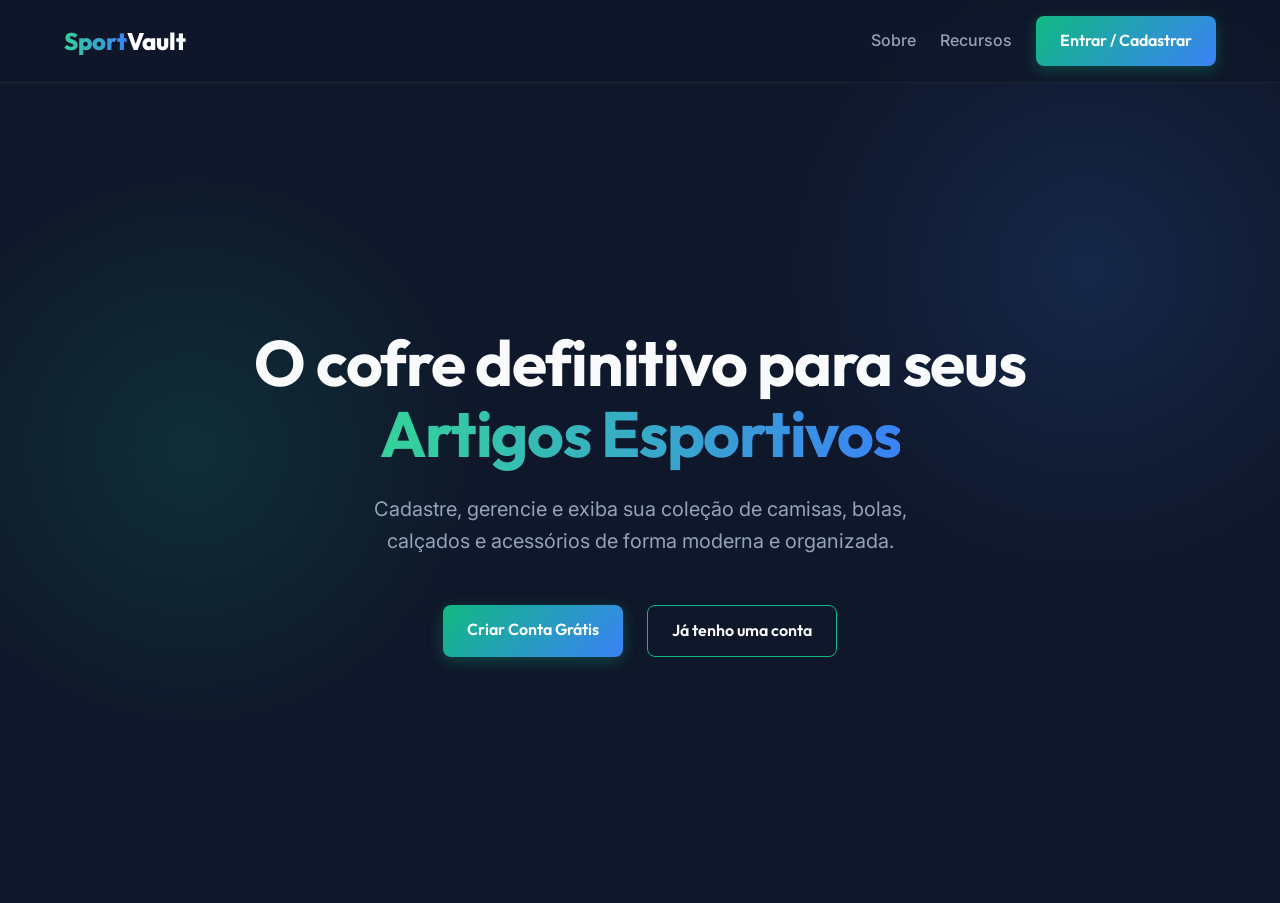
<file: frontend/index.html>
<!DOCTYPE declarations>
<html lang="pt-BR">
<head>
    <meta charset="UTF-8">
    <meta name="viewport" content="width=device-width, initial-scale=1.0">
    <title>SportVault - Colecione Sua Paixão</title>
    <!-- Importando o CSS Global -->
    <link rel="stylesheet" href="./css/global.css">
    <link rel="stylesheet" href="./css/style.css">
</head>
<body>

    <!-- Navegação / Cabeçalho -->
    <nav class="navbar">
        <a href="index.html" class="logo">
            <span class="text-gradient">Sport</span>Vault
        </a>
        <div class="nav-links">
            <a href="sobre.html">Sobre</a>
            <a href="recursos.html">Recursos</a>
            <!-- Botão de destaque para Tela de Login e Cadastro -->
            <a href="./pages/login.html" class="btn btn-primary">Entrar / Cadastrar</a>
        </div>
    </nav>

    <!-- Seção de Boas Vindas -->
    <main class="hero">
        <h1 class="fade-in">O cofre definitivo para seus <span class="text-gradient">Artigos Esportivos</span></h1>
        <p class="fade-in" style="animation-delay: 0.2s;">
            Cadastre, gerencie e exiba sua coleção de camisas, bolas, calçados e acessórios de forma moderna e organizada.
        </p>
        <div class="hero-buttons fade-in" style="animation-delay: 0.4s;">
            <a href="./pages/register.html" class="btn btn-primary">Criar Conta Grátis</a>
            <a href="./pages/login.html" class="btn btn-outline">Já tenho uma conta</a>
        </div>
    </main>

</body>
</html>
</file>
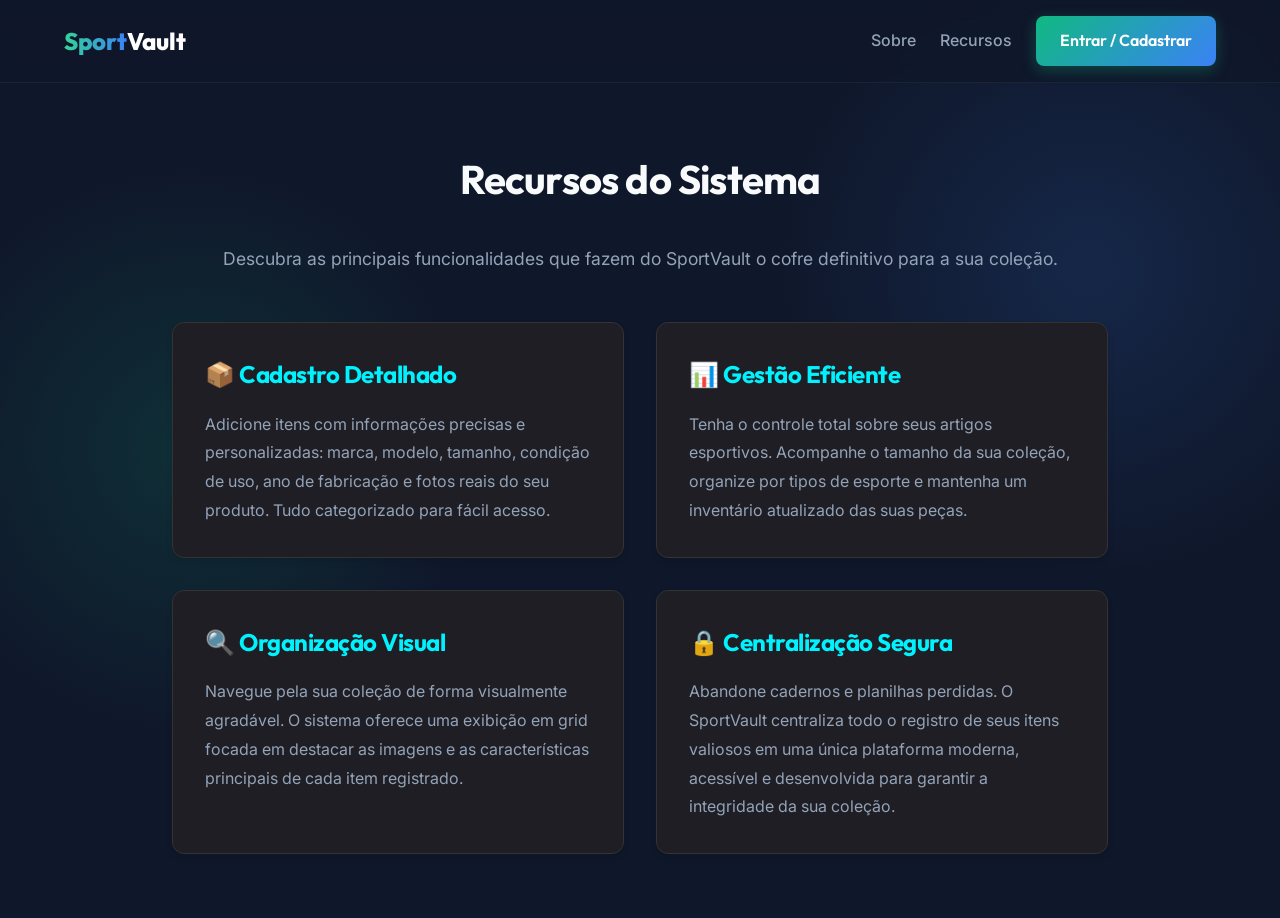
<file: frontend/recursos.html>
<!DOCTYPE html>
<html lang="pt-BR">
<head>
    <meta charset="UTF-8">
    <meta name="viewport" content="width=device-width, initial-scale=1.0">
    <title>SportVault - Recursos</title>
    <link rel="stylesheet" href="./css/global.css">
    <link rel="stylesheet" href="./css/style.css">
</head>
<body>
    <nav class="navbar">
        <a href="index.html" class="logo">
            <span class="text-gradient">Sport</span>Vault
        </a>
        <div class="nav-links">
            <a href="sobre.html">Sobre</a>
            <a href="recursos.html">Recursos</a>
            <a href="./pages/login.html" class="btn btn-primary">Entrar / Cadastrar</a>
        </div>
    </nav>

    <main class="content-section fade-in">
        <h2>Recursos do Sistema</h2>
        <p style="text-align: center;">Descubra as principais funcionalidades que fazem do SportVault o cofre definitivo para a sua coleção.</p>
        
        <div class="features-grid">
            <div class="feature-card">
                <h3>📦 Cadastro Detalhado</h3>
                <p>Adicione itens com informações precisas e personalizadas: marca, modelo, tamanho, condição de uso, ano de fabricação e fotos reais do seu produto. Tudo categorizado para fácil acesso.</p>
            </div>
            <div class="feature-card">
                <h3>📊 Gestão Eficiente</h3>
                <p>Tenha o controle total sobre seus artigos esportivos. Acompanhe o tamanho da sua coleção, organize por tipos de esporte e mantenha um inventário atualizado das suas peças.</p>
            </div>
            <div class="feature-card">
                <h3>🔍 Organização Visual</h3>
                <p>Navegue pela sua coleção de forma visualmente agradável. O sistema oferece uma exibição em grid focada em destacar as imagens e as características principais de cada item registrado.</p>
            </div>
            <div class="feature-card">
                <h3>🔒 Centralização Segura</h3>
                <p>Abandone cadernos e planilhas perdidas. O SportVault centraliza todo o registro de seus itens valiosos em uma única plataforma moderna, acessível e desenvolvida para garantir a integridade da sua coleção.</p>
            </div>
        </div>
    </main>
</body>
</html>
</file>
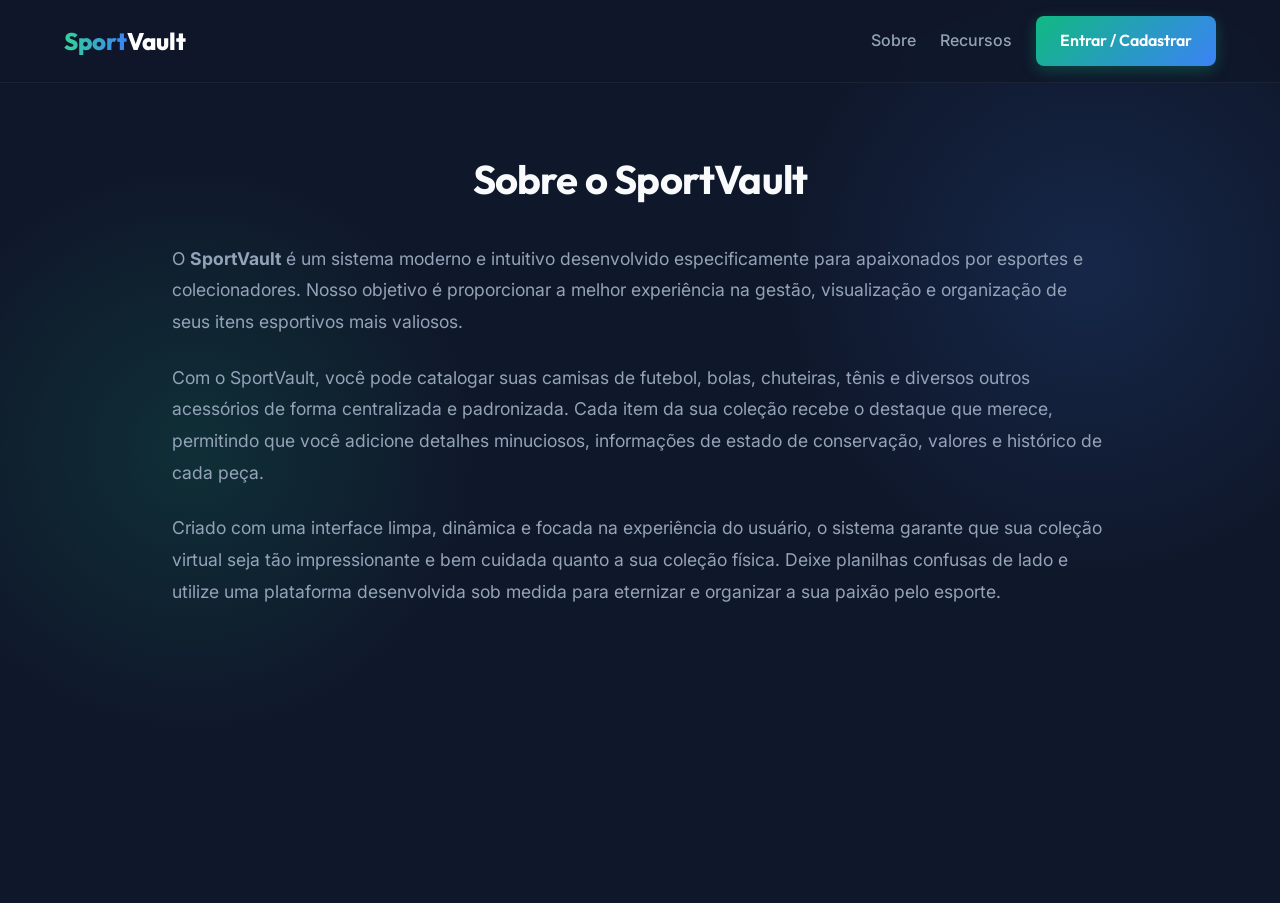
<file: frontend/sobre.html>
<!DOCTYPE html>
<html lang="pt-BR">
<head>
    <meta charset="UTF-8">
    <meta name="viewport" content="width=device-width, initial-scale=1.0">
    <title>SportVault - Sobre</title>
    <link rel="stylesheet" href="./css/global.css">
    <link rel="stylesheet" href="./css/style.css">
</head>
<body>
    <nav class="navbar">
        <a href="index.html" class="logo">
            <span class="text-gradient">Sport</span>Vault
        </a>
        <div class="nav-links">
            <a href="sobre.html">Sobre</a>
            <a href="recursos.html">Recursos</a>
            <a href="./pages/login.html" class="btn btn-primary">Entrar / Cadastrar</a>
        </div>
    </nav>

    <main class="content-section fade-in">
        <h2>Sobre o SportVault</h2>
        <p>O <strong>SportVault</strong> é um sistema moderno e intuitivo desenvolvido especificamente para apaixonados por esportes e colecionadores. Nosso objetivo é proporcionar a melhor experiência na gestão, visualização e organização de seus itens esportivos mais valiosos.</p>
        <p>Com o SportVault, você pode catalogar suas camisas de futebol, bolas, chuteiras, tênis e diversos outros acessórios de forma centralizada e padronizada. Cada item da sua coleção recebe o destaque que merece, permitindo que você adicione detalhes minuciosos, informações de estado de conservação, valores e histórico de cada peça.</p>
        <p>Criado com uma interface limpa, dinâmica e focada na experiência do usuário, o sistema garante que sua coleção virtual seja tão impressionante e bem cuidada quanto a sua coleção física. Deixe planilhas confusas de lado e utilize uma plataforma desenvolvida sob medida para eternizar e organizar a sua paixão pelo esporte.</p>
    </main>
</body>
</html>
</file>
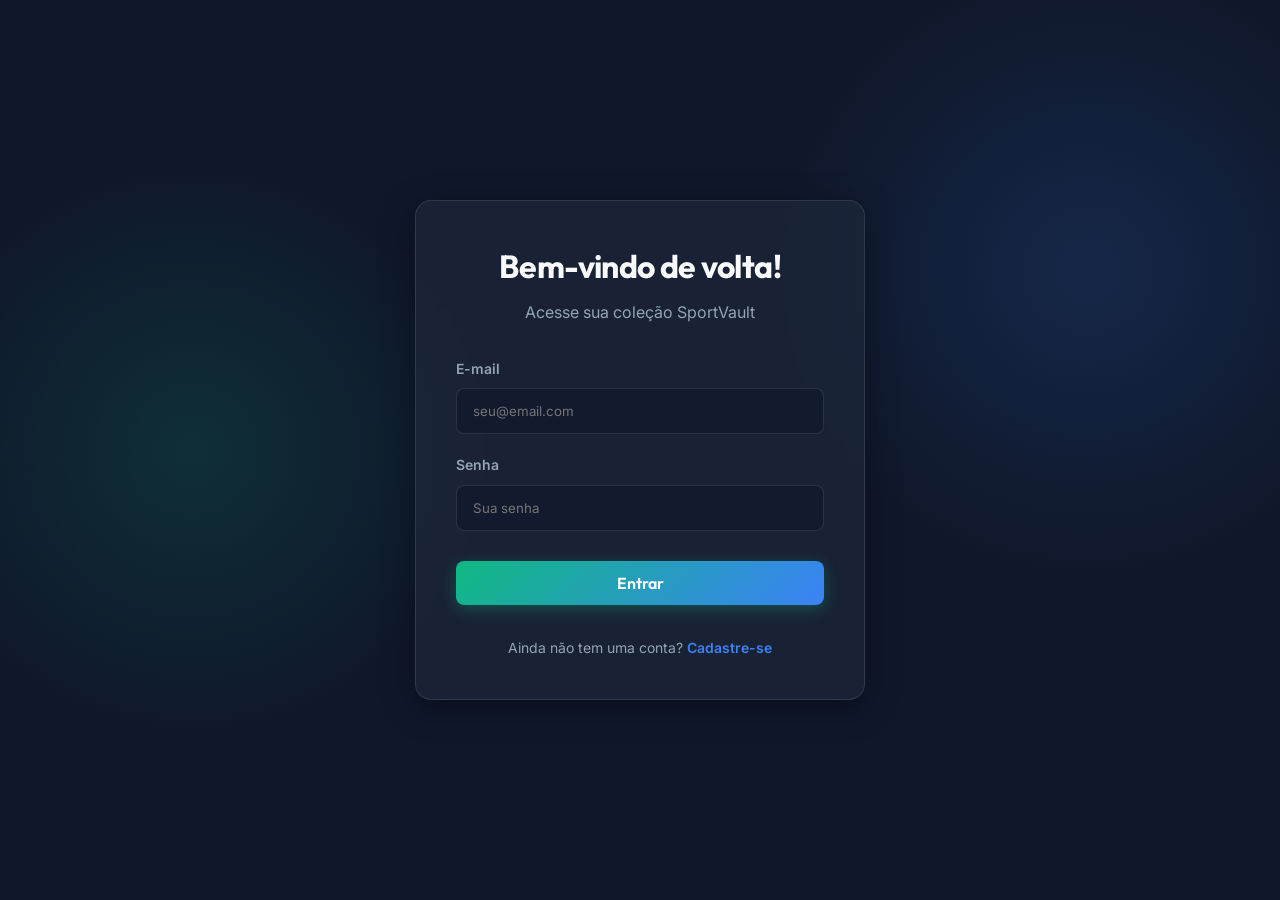
<file: frontend/pages/cadastrar_item.html>
<!DOCTYPE html>
<html lang="pt-BR">
<head>
    <meta charset="UTF-8">
    <meta name="viewport" content="width=device-width, initial-scale=1.0">
    <meta name="description" content="Cadastre um novo artigo esportivo na sua coleção SportVault.">
    <title>Cadastrar Item - SportVault</title>

    <!-- CSS Global do projeto -->
    <link rel="stylesheet" href="../css/global.css">
    <!-- CSS específico desta página -->
    <link rel="stylesheet" href="../css/cadastrar_item.css">
</head>
<body>

    <!-- ============================================================
         NAVBAR — herda o padrão do projeto
    ============================================================ -->
    <nav class="navbar" role="navigation" aria-label="Navegação principal">
        <a href="../index.html" class="logo" aria-label="Página inicial SportVault">
            <span class="text-gradient">Sport</span>Vault
        </a>
        <div class="nav-links">
            <a href="../pages/dashboard.html">Minha Coleção</a>
        </div>
    </nav>

    <!-- ============================================================
         CONTEÚDO PRINCIPAL
    ============================================================ -->
    <main class="form-page" id="topo">

        <!-- Cabeçalho da seção -->
        <header class="form-page__header">
            <!-- Botão "Voltar" aponta para o Dashboard (mantém sessão ativa) -->
            <a href="../pages/dashboard.html" class="btn btn-outline btn--back" id="btn-voltar-inicio" aria-label="Voltar para Minha Coleção">
                &#8592; Voltar à coleção
            </a>
            <h1 class="form-page__title">
                Cadastrar <span class="text-gradient">Novo Item</span>
            </h1>
            <p class="form-page__subtitle">
                Preencha os dados abaixo para adicionar um artigo à sua coleção.
            </p>
        </header>

        <!-- ============================================================
             FORMULÁRIO PRINCIPAL — campos mapeados da tabela `itens`
             (schema.sql: nome, esporte_id, tipo_id, time_id,
              ano_artigo, estado_conservacao, descricao)
        ============================================================ -->
        <section class="form-card glass-container" aria-labelledby="form-heading">
            <h2 id="form-heading" class="form-card__section-title">Dados do Artigo</h2>

            <form
                id="form-cadastrar-item"
                class="item-form"
                novalidate
                aria-describedby="form-instrucoes"
            >
                <!-- Mensagem de instrução para leitores de tela -->
                <p id="form-instrucoes" class="sr-only">
                    Campos marcados com asterisco (*) são obrigatórios.
                </p>

                <!-- Feedback de submissão (acessível via aria-live) -->
                <div
                    id="form-feedback"
                    class="form-feedback"
                    role="alert"
                    aria-live="polite"
                    aria-atomic="true"
                    hidden
                ></div>

                <!-- ------------------------------------------------
                     CAMPO: nome (TEXT NOT NULL)
                ------------------------------------------------ -->
                <div class="form-group">
                    <label for="nome" class="form-label">
                        Nome do Artigo <span class="form-required" aria-hidden="true">*</span>
                    </label>
                    <input
                        type="text"
                        id="nome"
                        name="nome"
                        class="form-input"
                        placeholder="Ex.: Camisa Seleção Brasileira 2002"
                        maxlength="150"
                        required
                        aria-required="true"
                        aria-describedby="nome-hint"
                    >
                    <span id="nome-hint" class="form-hint">
                        Informe um nome descritivo para identificar o artigo.
                    </span>
                </div>

                <!-- ------------------------------------------------
                     CAMPO: esporte (TEXT direto — sem FK)
                     Valores válidos: 'Futebol', 'Basquete',
                     'Futebol Americano', 'Vôlei'
                ------------------------------------------------ -->
                <div class="form-group">
                    <label for="esporte" class="form-label">
                        Esporte <span class="form-required" aria-hidden="true">*</span>
                    </label>
                    <select
                        id="esporte"
                        name="esporte"
                        class="form-input form-select"
                        required
                        aria-required="true"
                        aria-describedby="esporte-hint"
                    >
                        <option value="" disabled selected>Selecione o esporte…</option>
                        <option value="Futebol">Futebol</option>
                        <option value="Basquete">Basquete</option>
                        <option value="Futebol Americano">Futebol Americano</option>
                        <option value="Vôlei">Vôlei</option>
                    </select>
                    <span id="esporte-hint" class="form-hint">
                        Categoria esportiva à qual o artigo pertence.
                    </span>
                </div>

                <!-- ------------------------------------------------
                     CAMPO: tipo (TEXT direto — sem FK)
                     Valores válidos: 'Camisa', 'Bola',
                     'Calçado', 'Acessório/Outros'
                ------------------------------------------------ -->
                <div class="form-group">
                    <label for="tipo" class="form-label">
                        Tipo de Item <span class="form-required" aria-hidden="true">*</span>
                    </label>
                    <select
                        id="tipo"
                        name="tipo"
                        class="form-input form-select"
                        required
                        aria-required="true"
                        aria-describedby="tipo-hint"
                    >
                        <option value="" disabled selected>Selecione o tipo…</option>
                        <option value="Camisa">Camisa</option>
                        <option value="Bola">Bola</option>
                        <option value="Calçado">Calçado</option>
                        <option value="Acessório/Outros">Acessório / Outros</option>
                    </select>
                    <span id="tipo-hint" class="form-hint">
                        Categoria do artigo dentro do seu vault.
                    </span>
                </div>

                <!-- ------------------------------------------------
                     CAMPO: time_id (FK → tabela times, NULLABLE)
                     Preenchimento livre: o JS converte para FK no back-end.
                     Campo opcional conforme o schema.
                ------------------------------------------------ -->
                <div class="form-group">
                    <label for="time" class="form-label">
                        Time / Seleção
                        <span class="form-optional">(opcional)</span>
                    </label>
                    <input
                        type="text"
                        id="time"
                        name="time_nome"
                        class="form-input"
                        placeholder="Ex.: Flamengo, Los Angeles Lakers…"
                        maxlength="100"
                        aria-describedby="time-hint"
                    >
                    <span id="time-hint" class="form-hint">
                        Deixe em branco se o artigo não pertencer a um time específico.
                    </span>
                </div>

                <!-- ------------------------------------------------
                     CAMPO: ano_artigo (TEXT, NULLABLE)
                     Aceita formatos flexíveis: '2002', '2024/25'.
                ------------------------------------------------ -->
                <div class="form-group">
                    <label for="ano-artigo" class="form-label">
                        Ano / Temporada
                        <span class="form-optional">(opcional)</span>
                    </label>
                    <input
                        type="text"
                        id="ano-artigo"
                        name="ano_artigo"
                        class="form-input"
                        placeholder="Ex.: 2002  ou  2024/25"
                        maxlength="10"
                        pattern="^\d{4}(\/\d{2,4})?$"
                        aria-describedby="ano-hint"
                    >
                    <span id="ano-hint" class="form-hint">
                        Use o formato <strong>AAAA</strong> ou <strong>AAAA/AA</strong> para temporadas.
                    </span>
                </div>

                <!-- ------------------------------------------------
                     CAMPO: estado_conservacao (TEXT NOT NULL)
                     Valores válidos: 'Novo', 'Conservado', 'Usado'
                     Usamos radio buttons para maior clareza.
                ------------------------------------------------ -->
                <fieldset class="form-group form-fieldset" aria-required="true">
                    <legend class="form-label">
                        Estado de Conservação <span class="form-required" aria-hidden="true">*</span>
                    </legend>
                    <div class="radio-group" role="radiogroup" aria-describedby="estado-hint">

                        <label class="radio-label" for="estado-novo">
                            <input
                                type="radio"
                                id="estado-novo"
                                name="estado_conservacao"
                                value="Novo"
                                class="radio-input"
                                required
                                aria-required="true"
                            >
                            <span class="radio-custom"></span>
                            <span class="radio-text">
                                <strong>Novo</strong>
                                <small>Nunca usado, com etiqueta ou embalagem original.</small>
                            </span>
                        </label>

                        <label class="radio-label" for="estado-conservado">
                            <input
                                type="radio"
                                id="estado-conservado"
                                name="estado_conservacao"
                                value="Conservado"
                                class="radio-input"
                            >
                            <span class="radio-custom"></span>
                            <span class="radio-text">
                                <strong>Conservado</strong>
                                <small>Usado, porém em ótimo estado de conservação.</small>
                            </span>
                        </label>

                        <label class="radio-label" for="estado-usado">
                            <input
                                type="radio"
                                id="estado-usado"
                                name="estado_conservacao"
                                value="Usado"
                                class="radio-input"
                            >
                            <span class="radio-custom"></span>
                            <span class="radio-text">
                                <strong>Usado</strong>
                                <small>Apresenta sinais de uso evidentes.</small>
                            </span>
                        </label>

                    </div>
                    <span id="estado-hint" class="form-hint">
                        Selecione o estado físico atual do artigo.
                    </span>
                </fieldset>

                <!-- ------------------------------------------------
                     CAMPO: descricao (TEXT, NULLABLE)
                     Observações adicionais — campo livre.
                ------------------------------------------------ -->
                <div class="form-group">
                    <label for="descricao" class="form-label">
                        Descrição / Observações
                        <span class="form-optional">(opcional)</span>
                    </label>
                    <textarea
                        id="descricao"
                        name="descricao"
                        class="form-input form-textarea"
                        placeholder="Descreva detalhes especiais, autógrafos, edições limitadas…"
                        rows="4"
                        maxlength="500"
                        aria-describedby="descricao-hint descricao-contador"
                    ></textarea>
                    <div class="form-textarea-footer">
                        <span id="descricao-hint" class="form-hint">
                            Informações adicionais que enriquecem o registro do artigo.
                        </span>
                        <span id="descricao-contador" class="form-hint char-counter" aria-live="polite">
                            0 / 500
                        </span>
                    </div>
                </div>

                <!-- ------------------------------------------------
                     AÇÕES DO FORMULÁRIO
                ------------------------------------------------ -->
                <div class="form-actions">
                    <a
                        href="../pages/dashboard.html"
                        class="btn btn-outline"
                        id="btn-cancelar"
                        aria-label="Cancelar e voltar para a coleção"
                    >
                        Cancelar
                    </a>
                    <button
                        type="submit"
                        class="btn btn-primary"
                        id="btn-salvar"
                        aria-label="Salvar novo item na coleção"
                    >
                        <span class="btn-text">Salvar Item</span>
                        <span class="btn-spinner" aria-hidden="true" hidden></span>
                    </button>
                </div>

            </form>
        </section>

    </main>

    <!-- ============================================================
         FOOTER SIMPLES
    ============================================================ -->
    <footer class="form-footer" role="contentinfo">
        <p>&copy; 2026 SportVault &mdash; Todos os direitos reservados.</p>
    </footer>

    <!-- JS específico desta página -->
    <script src="../js/cadastrar_item.js"></script>

</body>
</html>
</file>
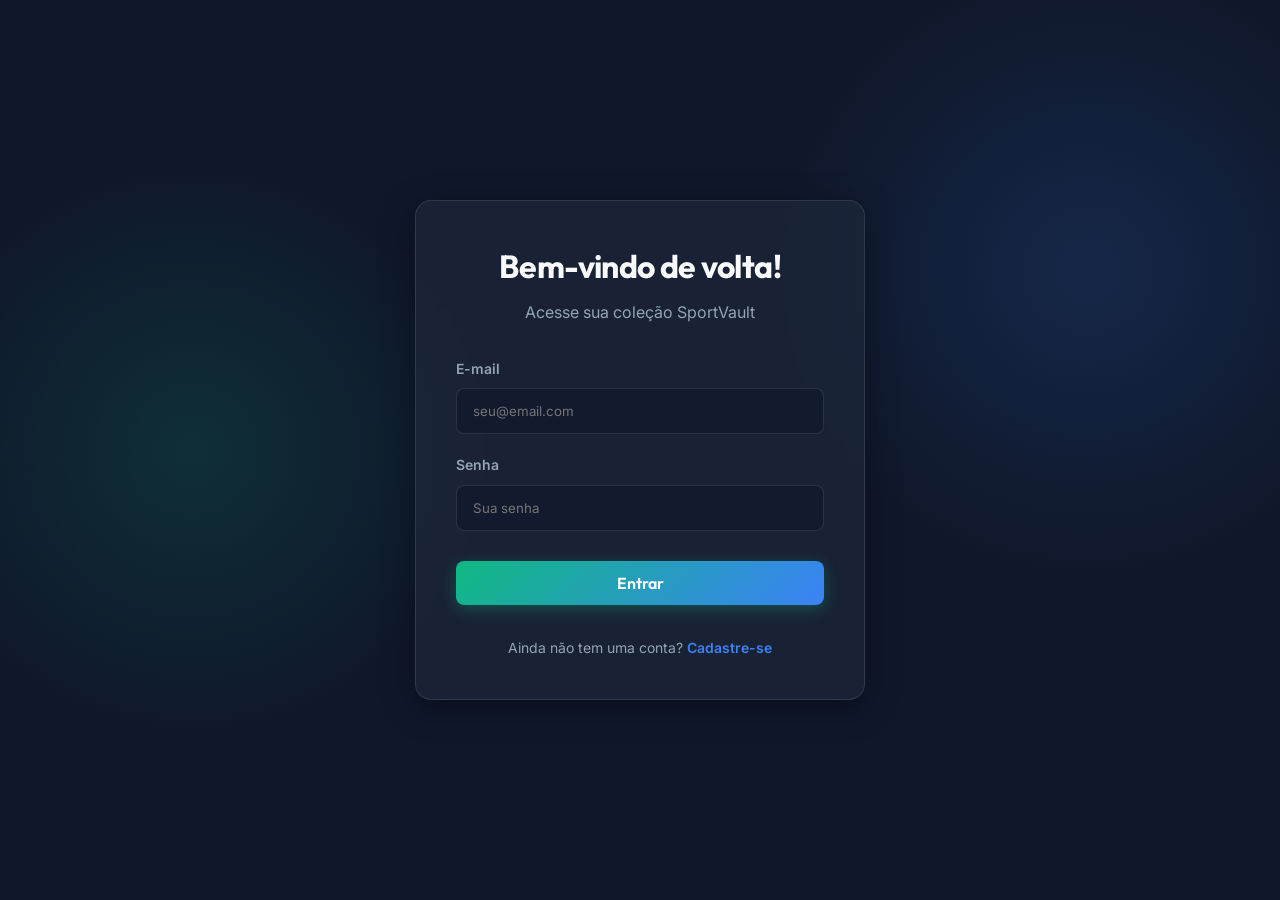
<file: frontend/pages/dashboard.html>
<!DOCTYPE html>
<html lang="pt-BR">
<head>
    <meta charset="UTF-8">
    <meta name="viewport" content="width=device-width, initial-scale=1.0">
    <title>Minha Coleção - SportVault</title>
    <link rel="stylesheet" href="../css/global.css">
    <link rel="stylesheet" href="../css/dashboard.css">
</head>
<body class="dashboard-layout">

    <!-- Header do Dashboard -->
    <header class="dashboard-header">
        <a href="../index.html" class="logo">
            <span class="text-gradient">Sport</span>Vault
        </a>
        <div class="user-info">
            <span class="user-name" id="display-user-name">Carregando...</span>
            <button id="btn-logout" class="btn btn-outline" style="padding: 8px 16px; font-size: 0.85rem;">Sair</button>
        </div>
    </header>

    <!-- Conteúdo Principal -->
    <main class="dashboard-content">
        <div class="dashboard-topbar">
            <div>
                <h1>Minha Coleção</h1>
                <p id="dashboard-subtitle" style="color: var(--text-muted);">Carregando informações...</p>
            </div>
            
            <!-- Botões de ação do dashboard -->
            <div class="dashboard-actions">
                <a href="listar_itens.html" class="btn btn-outline" style="font-size: 1rem; padding: 12px 22px;">&#128247; Acessar sua Coleção</a>
                <a href="cadastrar_item.html" class="btn btn-primary" style="font-size: 1.1rem; padding: 14px 28px;">+ Cadastrar Novos Itens</a>
            </div>
        </div>

        <!-- Grid de Itens (Será populado via JS no futuro) -->
        <div class="items-grid" id="items-grid">
            
            <!-- Estado Vazio Inicial -->
            <div class="empty-state" id="empty-state" style="grid-column: 1 / -1;">
                <h3>Sua coleção está vazia!</h3>
                <p>Que tal adicionar a sua primeira camisa ou bola?</p>
                <a href="cadastrar_item.html" class="btn btn-outline">Adicionar Meu Primeiro Item</a>
            </div>

            <!-- Exemplo de como um item aparecerá na tela após implementarmos a listagem -->
            <!-- 
            <div class="item-card">
                <div class="item-badge">Camisa</div>
                <h3>Seleção Brasileira 2002</h3>
                <p><strong>Esporte:</strong> Futebol</p>
                <p><strong>Estado:</strong> Novo</p>
                <p><strong>Ano:</strong> 2002</p>
            </div> 
            -->

        </div>
    </main>

    <!-- Script de Inicialização Básica do Dashboard -->
    <script>
        document.addEventListener('DOMContentLoaded', () => {
            // Verifica se o usuário está logado
            const token = localStorage.getItem('sportvault_token');
            const userStr = localStorage.getItem('sportvault_user');
            
            if (!token || !userStr) {
                // Se não estiver autenticado, redireciona para login
                window.location.href = 'login.html';
                return;
            }

            // Mostra o nome do usuário
            const user = JSON.parse(userStr);
            document.getElementById('display-user-name').textContent = `Olá, ${user.nome}`;

            // Busca os itens recentes e atualiza os contadores
            fetch('http://127.0.0.1:5000/api/itens', {
                headers: { 'Authorization': `Bearer ${token}` }
            })
            .then(res => res.json())
            .then(data => {
                if (data.sucesso) {
                    const itens = data.itens || [];
                    const subtitle = document.getElementById('dashboard-subtitle');
                    const emptyState = document.getElementById('empty-state');
                    const grid = document.getElementById('items-grid');
                    
                    if (itens.length === 0) {
                        subtitle.textContent = "Sua coleção está vazia.";
                        emptyState.style.display = 'block';
                    } else {
                        subtitle.innerHTML = `Você possui <strong>${itens.length}</strong> ${itens.length === 1 ? 'item' : 'itens'} na sua coleção. Aqui estão os mais recentes:`;
                        emptyState.style.display = 'none';
                        
                        // Limita para os 3 itens mais recentes
                        const ultimos = itens.slice(0, 3);
                        ultimos.forEach(item => {
                            const card = document.createElement('div');
                            card.className = 'item-card';
                            
                            // Ajuste rápido de cores da badge do dashboard
                            let badgeBg = 'rgba(59, 130, 246, 0.2)';
                            let badgeColor = '#60a5fa';
                            if(item.tipo === 'Bola') { badgeBg = 'rgba(236, 72, 153, 0.2)'; badgeColor = '#f472b6'; }
                            else if(item.tipo === 'Calçado') { badgeBg = 'rgba(20, 184, 166, 0.2)'; badgeColor = '#2dd4bf'; }
                            else if(item.tipo === 'Acessório/Outros') { badgeBg = 'rgba(148, 163, 184, 0.2)'; badgeColor = '#94a3b8'; }

                            card.innerHTML = `
                                <div class="item-badge" style="background: ${badgeBg}; color: ${badgeColor};">${item.tipo}</div>
                                <h3>${item.nome}</h3>
                                <p><strong>Esporte:</strong> ${item.esporte}</p>
                                <p><strong>Estado:</strong> ${item.estado_conservacao}</p>
                                <p><strong>Ano:</strong> ${item.ano_artigo || '—'}</p>
                            `;
                            grid.appendChild(card);
                        });
                    }
                }
            })
            .catch(err => {
                console.error("Erro ao carregar coleção:", err);
                document.getElementById('dashboard-subtitle').textContent = "Erro ao carregar informações da coleção.";
            });

            // Ação de Logout
            document.getElementById('btn-logout').addEventListener('click', () => {
                localStorage.removeItem('sportvault_token');
                localStorage.removeItem('sportvault_user');
                window.location.href = '../index.html';
            });
        });
    </script>
</body>
</html>
</file>
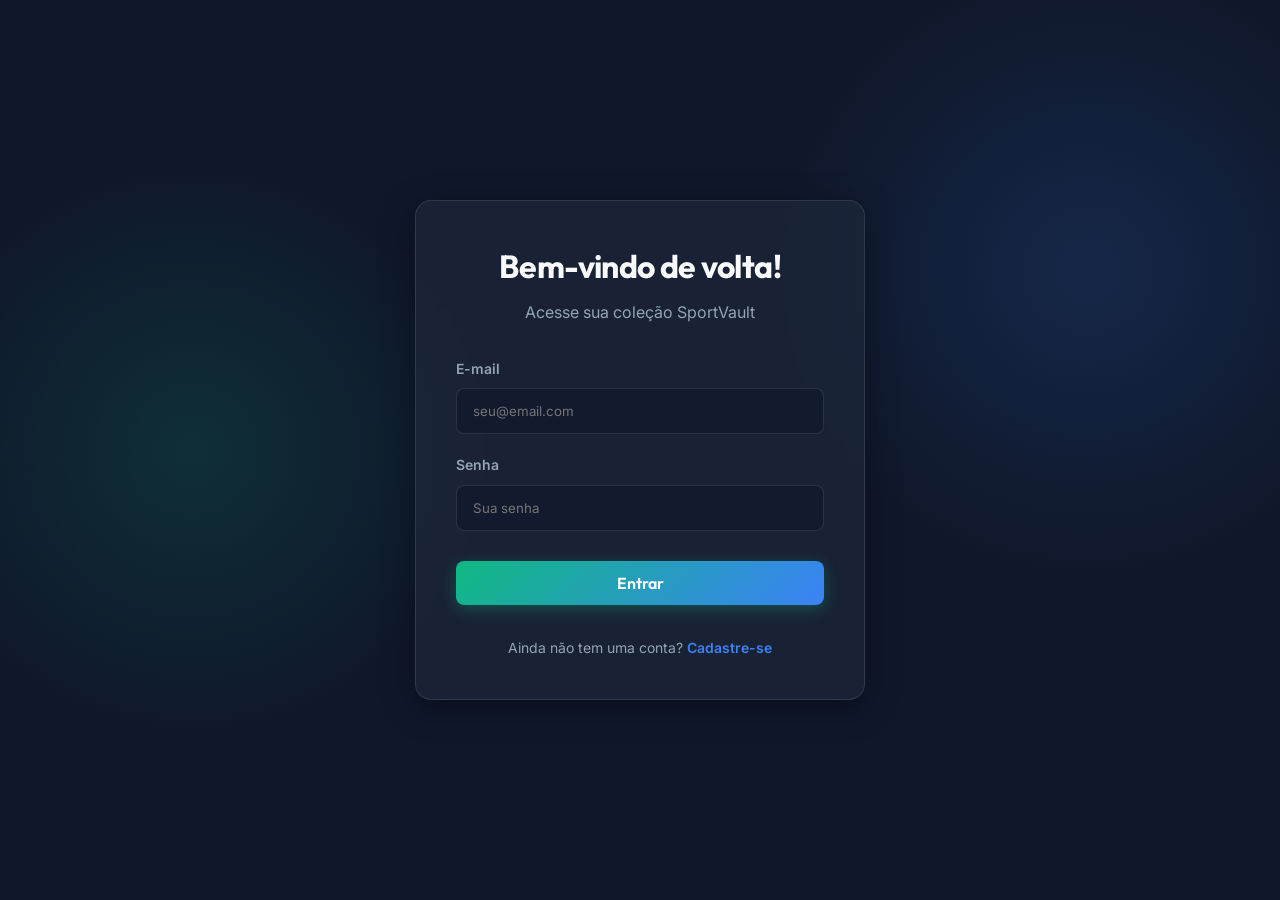
<file: frontend/pages/editar_item.html>
<!DOCTYPE html>
<html lang="pt-BR">
<head>
    <meta charset="UTF-8">
    <meta name="viewport" content="width=device-width, initial-scale=1.0">
    <meta name="description" content="Edite um artigo esportivo na sua coleção SportVault.">
    <title>Editar Item - SportVault</title>

    <link rel="stylesheet" href="../css/global.css">
    <link rel="stylesheet" href="../css/cadastrar_item.css">
</head>
<body>

    <nav class="navbar" role="navigation" aria-label="Navegação principal">
        <a href="../index.html" class="logo" aria-label="Página inicial SportVault">
            <span class="text-gradient">Sport</span>Vault
        </a>
        <div class="nav-links">
            <a href="../pages/dashboard.html">Minha Coleção</a>
        </div>
    </nav>

    <main class="form-page" id="topo">

        <header class="form-page__header">
            <a href="../pages/listar_itens.html" class="btn btn-outline btn--back" id="btn-voltar-inicio" aria-label="Voltar para Minha Coleção">
                &#8592; Voltar à coleção
            </a>
            <h1 class="form-page__title">
                Editar <span class="text-gradient">Item</span>
            </h1>
            <p class="form-page__subtitle">
                Altere os dados do artigo abaixo.
            </p>
        </header>

        <section class="form-card glass-container" aria-labelledby="form-heading">
            <h2 id="form-heading" class="form-card__section-title">Dados do Artigo</h2>

            <div id="loading-feedback" class="feedback-msg" style="text-align:center; padding: 2rem;">Carregando dados...</div>

            <form
                id="form-editar-item"
                class="item-form"
                novalidate
                aria-describedby="form-instrucoes"
                hidden
            >
                <p id="form-instrucoes" class="sr-only">
                    Campos marcados com asterisco (*) são obrigatórios.
                </p>

                <div id="form-feedback" class="form-feedback" role="alert" aria-live="polite" aria-atomic="true" hidden></div>

                <div class="form-group">
                    <label for="nome" class="form-label">
                        Nome do Artigo <span class="form-required" aria-hidden="true">*</span>
                    </label>
                    <input type="text" id="nome" name="nome" class="form-input" placeholder="Ex.: Camisa Seleção Brasileira 2002" maxlength="150" required aria-required="true" aria-describedby="nome-hint">
                    <span id="nome-hint" class="form-hint">Informe um nome descritivo para identificar o artigo.</span>
                </div>

                <div class="form-group">
                    <label for="esporte" class="form-label">
                        Esporte <span class="form-required" aria-hidden="true">*</span>
                    </label>
                    <select id="esporte" name="esporte" class="form-input form-select" required aria-required="true" aria-describedby="esporte-hint">
                        <option value="" disabled selected>Selecione o esporte…</option>
                        <option value="Futebol">Futebol</option>
                        <option value="Basquete">Basquete</option>
                        <option value="Futebol Americano">Futebol Americano</option>
                        <option value="Vôlei">Vôlei</option>
                    </select>
                    <span id="esporte-hint" class="form-hint">Categoria esportiva à qual o artigo pertence.</span>
                </div>

                <div class="form-group">
                    <label for="tipo" class="form-label">
                        Tipo de Item <span class="form-required" aria-hidden="true">*</span>
                    </label>
                    <select id="tipo" name="tipo" class="form-input form-select" required aria-required="true" aria-describedby="tipo-hint">
                        <option value="" disabled selected>Selecione o tipo…</option>
                        <option value="Camisa">Camisa</option>
                        <option value="Bola">Bola</option>
                        <option value="Calçado">Calçado</option>
                        <option value="Acessório/Outros">Acessório / Outros</option>
                    </select>
                    <span id="tipo-hint" class="form-hint">Categoria do artigo dentro do seu vault.</span>
                </div>

                <div class="form-group">
                    <label for="ano-artigo" class="form-label">
                        Ano / Temporada <span class="form-optional">(opcional)</span>
                    </label>
                    <input type="text" id="ano-artigo" name="ano_artigo" class="form-input" placeholder="Ex.: 2002  ou  2024/25" maxlength="10" pattern="^\d{4}(\/\d{2,4})?$" aria-describedby="ano-hint">
                    <span id="ano-hint" class="form-hint">Use o formato <strong>AAAA</strong> ou <strong>AAAA/AA</strong> para temporadas.</span>
                </div>

                <fieldset class="form-group form-fieldset" aria-required="true">
                    <legend class="form-label">
                        Estado de Conservação <span class="form-required" aria-hidden="true">*</span>
                    </legend>
                    <div class="radio-group" role="radiogroup" aria-describedby="estado-hint">
                        <label class="radio-label" for="estado-novo">
                            <input type="radio" id="estado-novo" name="estado_conservacao" value="Novo" class="radio-input" required aria-required="true">
                            <span class="radio-custom"></span>
                            <span class="radio-text">
                                <strong>Novo</strong>
                                <small>Nunca usado, com etiqueta ou embalagem original.</small>
                            </span>
                        </label>
                        <label class="radio-label" for="estado-conservado">
                            <input type="radio" id="estado-conservado" name="estado_conservacao" value="Conservado" class="radio-input">
                            <span class="radio-custom"></span>
                            <span class="radio-text">
                                <strong>Conservado</strong>
                                <small>Usado, porém em ótimo estado de conservação.</small>
                            </span>
                        </label>
                        <label class="radio-label" for="estado-usado">
                            <input type="radio" id="estado-usado" name="estado_conservacao" value="Usado" class="radio-input">
                            <span class="radio-custom"></span>
                            <span class="radio-text">
                                <strong>Usado</strong>
                                <small>Apresenta sinais de uso evidentes.</small>
                            </span>
                        </label>
                    </div>
                    <span id="estado-hint" class="form-hint">Selecione o estado físico atual do artigo.</span>
                </fieldset>

                <div class="form-group">
                    <label for="descricao" class="form-label">
                        Descrição / Observações <span class="form-optional">(opcional)</span>
                    </label>
                    <textarea id="descricao" name="descricao" class="form-input form-textarea" placeholder="Descreva detalhes especiais..." rows="4" maxlength="500" aria-describedby="descricao-hint descricao-contador"></textarea>
                    <div class="form-textarea-footer">
                        <span id="descricao-hint" class="form-hint">Informações adicionais que enriquecem o registro do artigo.</span>
                        <span id="descricao-contador" class="form-hint char-counter" aria-live="polite">0 / 500</span>
                    </div>
                </div>

                <div class="form-actions">
                    <a href="listar_itens.html" class="btn btn-outline" id="btn-cancelar" aria-label="Cancelar e voltar">Cancelar</a>
                    <button type="submit" class="btn btn-primary" id="btn-salvar" aria-label="Salvar alterações">
                        <span class="btn-text">Salvar Alterações</span>
                        <span class="btn-spinner" aria-hidden="true" hidden></span>
                    </button>
                </div>
            </form>
        </section>

    </main>

    <footer class="form-footer" role="contentinfo">
        <p>&copy; 2026 SportVault &mdash; Todos os direitos reservados.</p>
    </footer>

    <script src="../js/editar_item.js"></script>

</body>
</html>
</file>
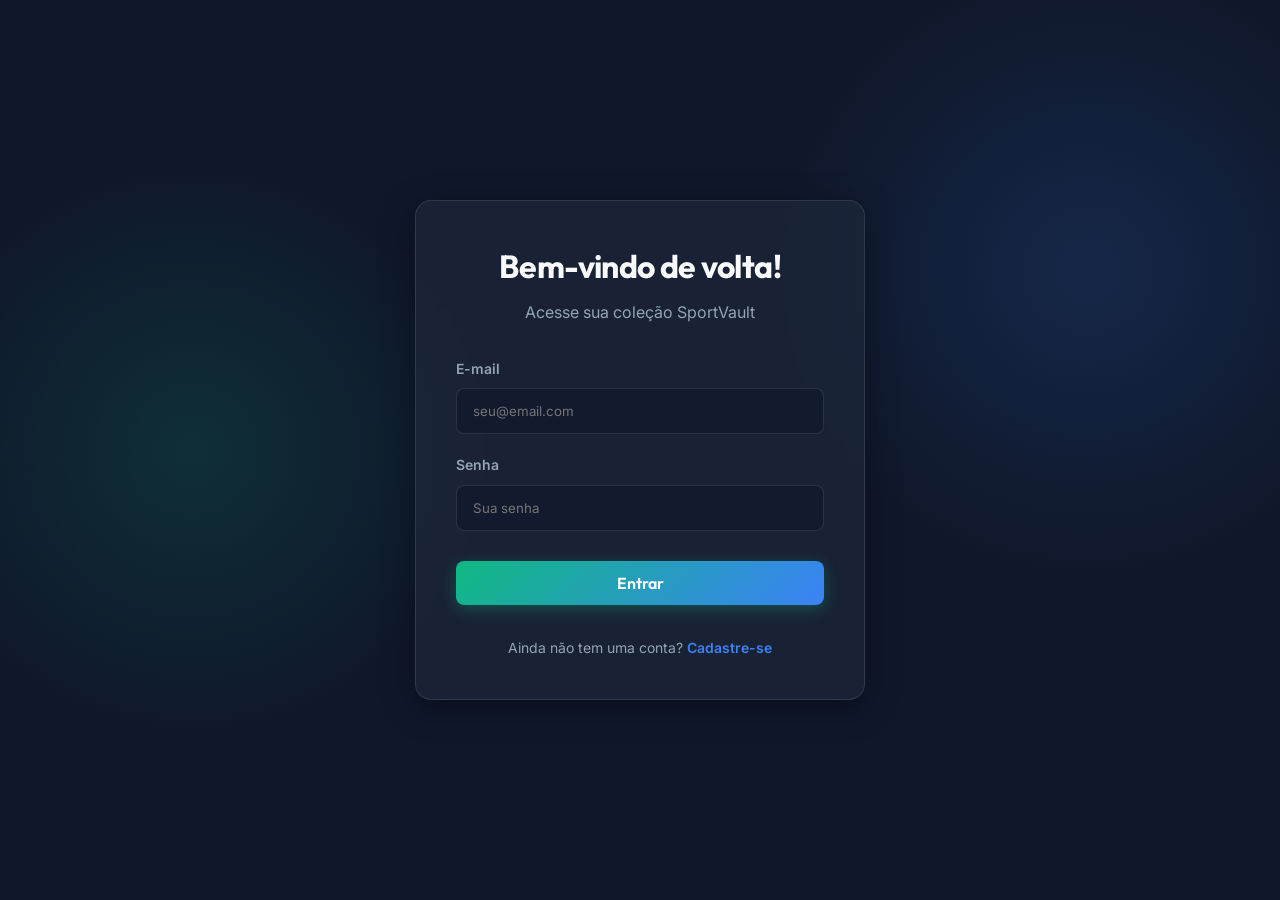
<file: frontend/pages/informacao_item.html>
<!DOCTYPE html>
<html lang="pt-BR">
<head>
    <meta charset="UTF-8">
    <meta name="viewport" content="width=device-width, initial-scale=1.0">
    <title>Informações do Item - SportVault</title>
    <link rel="stylesheet" href="../css/global.css">
    <link rel="stylesheet" href="../css/informacao_item.css">
</head>
<body>

    <!-- Navegação -->
    <nav class="navbar" role="navigation" aria-label="Navegação principal">
        <a href="../index.html" class="logo">
            <span class="text-gradient">Sport</span>Vault
        </a>
        <div class="nav-links">
            <a href="../pages/dashboard.html">Dashboard</a>
            <a href="../pages/listar_itens.html">Minha Coleção</a>
        </div>
    </nav>

    <main class="info-page">
        <header class="info-page__header">
            <a href="../pages/listar_itens.html" class="btn btn-outline btn--back">
                &#8592; Voltar à Coleção
            </a>
            <h1 class="info-page__title">Detalhes do <span class="text-gradient">Artigo</span></h1>
        </header>

        <section class="info-card glass-container" id="item-info-container">
            <div id="loading-feedback" class="feedback-msg">Carregando informações do item...</div>
            
            <div id="item-details" hidden>
                <div class="item-header">
                    <h2 id="detalhe-nome">Nome do Item</h2>
                    <div class="badges-group">
                        <span id="detalhe-esporte" class="badge">Esporte</span>
                        <span id="detalhe-tipo" class="badge">Tipo</span>
                    </div>
                </div>

                <div class="item-body">
                    <div class="info-group">
                        <span class="info-label">Ano / Temporada</span>
                        <span class="info-value" id="detalhe-ano">--</span>
                    </div>
                    <div class="info-group">
                        <span class="info-label">Estado de Conservação</span>
                        <span class="info-value" id="detalhe-estado">--</span>
                    </div>
                    <div class="info-group info-group--full">
                        <span class="info-label">Descrição</span>
                        <p class="info-value info-desc" id="detalhe-descricao">Nenhuma descrição informada.</p>
                    </div>
                    <div class="info-group">
                        <span class="info-label">Cadastrado em</span>
                        <span class="info-value" id="detalhe-data">--</span>
                    </div>
                </div>

                <div class="item-actions">
                    <a href="#" id="btn-editar" class="btn btn-primary">Editar Artigo</a>
                    <button id="btn-deletar" class="btn btn-danger">Excluir Artigo</button>
                </div>
            </div>
        </section>
    </main>

    <script src="../js/informacao_item.js"></script>
</body>
</html>
</file>
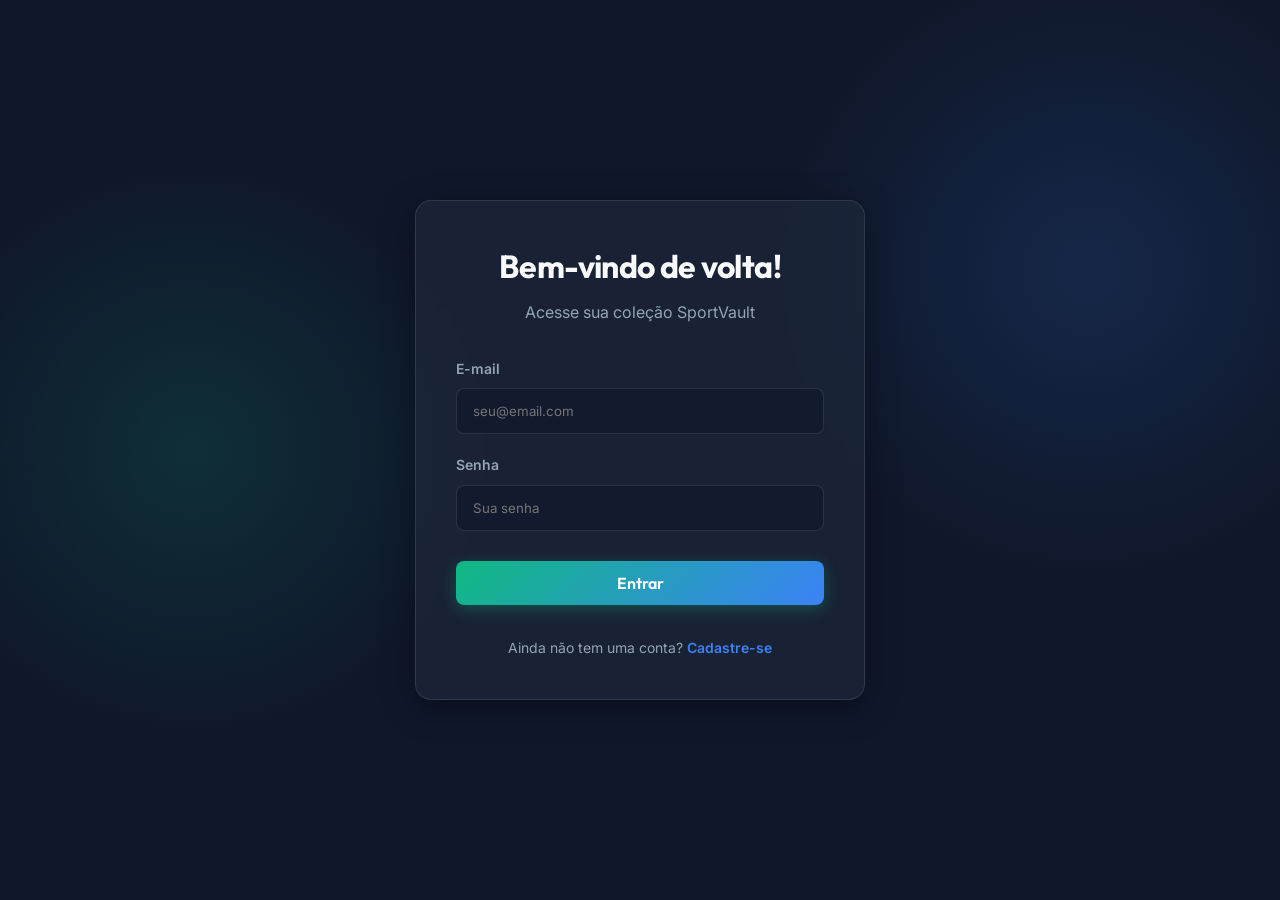
<file: frontend/pages/listar_itens.html>
<!DOCTYPE html>
<html lang="pt-BR">
<head>
    <meta charset="UTF-8">
    <meta name="viewport" content="width=device-width, initial-scale=1.0">
    <meta name="description" content="Visualize todos os artigos esportivos cadastrados na sua coleção SportVault.">
    <title>Minha Coleção - SportVault</title>

    <!-- CSS Global do projeto (variáveis, navbar, botões, glassmorphism) -->
    <link rel="stylesheet" href="../css/global.css">
    <!-- CSS específico desta página -->
    <link rel="stylesheet" href="../css/listar_itens.css">
</head>
<body>

    <!-- ============================================================
         NAVBAR — padrão do projeto
    ============================================================ -->
    <nav class="navbar" role="navigation" aria-label="Navegação principal">
        <a href="../index.html" class="logo" aria-label="Página inicial SportVault">
            <span class="text-gradient">Sport</span>Vault
        </a>
        <div class="nav-links">
            <a href="../pages/dashboard.html">Dashboard</a>
        </div>
    </nav>

    <!-- ============================================================
         CONTEÚDO PRINCIPAL
    ============================================================ -->
    <main class="list-page" id="topo">

        <!-- Cabeçalho da seção -->
        <header class="list-page__header">
            <!-- Botão "Voltar para o Menu" → Dashboard -->
            <a
                href="../pages/dashboard.html"
                class="btn btn-outline btn--back"
                id="btn-voltar-menu"
                aria-label="Voltar para o Dashboard"
            >
                &#8592; Voltar para o Menu
            </a>

            <div class="list-page__title-group">
                <h1 class="list-page__title">
                    Minha <span class="text-gradient">Coleção</span>
                </h1>
                <p class="list-page__subtitle" id="contagem-itens">
                    Carregando itens…
                </p>
            </div>

            <!-- Ação rápida para cadastro -->
            <a
                href="../pages/cadastrar_item.html"
                class="btn btn-primary"
                id="btn-novo-item"
                aria-label="Cadastrar novo artigo esportivo"
            >
                + Novo Item
            </a>
        </header>

        <!-- ============================================================
             ÁREA DA TABELA
        ============================================================ -->
        <section class="table-wrapper glass-container" aria-labelledby="table-heading">
            <h2 id="table-heading" class="sr-only">Lista de artigos esportivos cadastrados</h2>

            <!-- Feedback de carregamento / erros (acessível) -->
            <div
                id="table-feedback"
                class="table-feedback"
                role="status"
                aria-live="polite"
                aria-atomic="true"
                hidden
            ></div>

            <!-- --------------------------------------------------------
                 TABELA SEMÂNTICA
                 Colunas mapeadas diretamente dos campos da tabela `itens`:
                   id | nome | esporte | tipo | ano_artigo | estado_conservacao
            -------------------------------------------------------- -->
            <div class="table-responsive" role="region" aria-label="Tabela da coleção" tabindex="0">
                <table class="colecao-table" id="tabela-itens" aria-describedby="table-heading">

                    <!-- CABEÇALHO DA TABELA -->
                    <thead class="colecao-table__head">
                        <tr>
                            <th scope="col" class="col-id"    aria-sort="none">ID</th>
                            <th scope="col" class="col-nome"  aria-sort="none">Nome do Artigo</th>
                            <th scope="col" class="col-esporte">Esporte</th>
                            <th scope="col" class="col-tipo">Tipo</th>
                            <th scope="col" class="col-ano">Ano / Temporada</th>
                            <th scope="col" class="col-estado">Estado de Conservação</th>
                        </tr>
                    </thead>

                    <!-- CORPO DA TABELA — populado via JS (listar_itens.js) -->
                    <tbody class="colecao-table__body" id="tbody-itens">
                        <!--
                            As linhas (<tr>) serão inseridas dinamicamente pelo JavaScript.
                            Enquanto carrega, um spinner é exibido no #table-feedback acima.
                        -->
                    </tbody>

                    <!-- RODAPÉ (total de itens, inserido pelo JS) -->
                    <tfoot class="colecao-table__foot">
                        <tr>
                            <td colspan="6" id="table-footer-info" class="table-foot-info">
                                &mdash;
                            </td>
                        </tr>
                    </tfoot>

                </table>
            </div>

            <!-- Estado vazio — visível quando não há itens cadastrados -->
            <div class="empty-state" id="empty-state" hidden aria-live="polite">
                <span class="empty-state__icon" aria-hidden="true">&#127974;</span>
                <h3 class="empty-state__title">Sua coleção está vazia!</h3>
                <p class="empty-state__text">Que tal adicionar o seu primeiro artigo esportivo?</p>
                <a href="../pages/cadastrar_item.html" class="btn btn-primary">
                    + Cadastrar Primeiro Item
                </a>
            </div>

        </section>

    </main>

    <!-- ============================================================
         FOOTER
    ============================================================ -->
    <footer class="list-footer" role="contentinfo">
        <p>&copy; 2026 SportVault &mdash; Todos os direitos reservados.</p>
    </footer>

    <!-- JS específico desta página -->
    <script src="../js/listar_itens.js"></script>

</body>
</html>
</file>
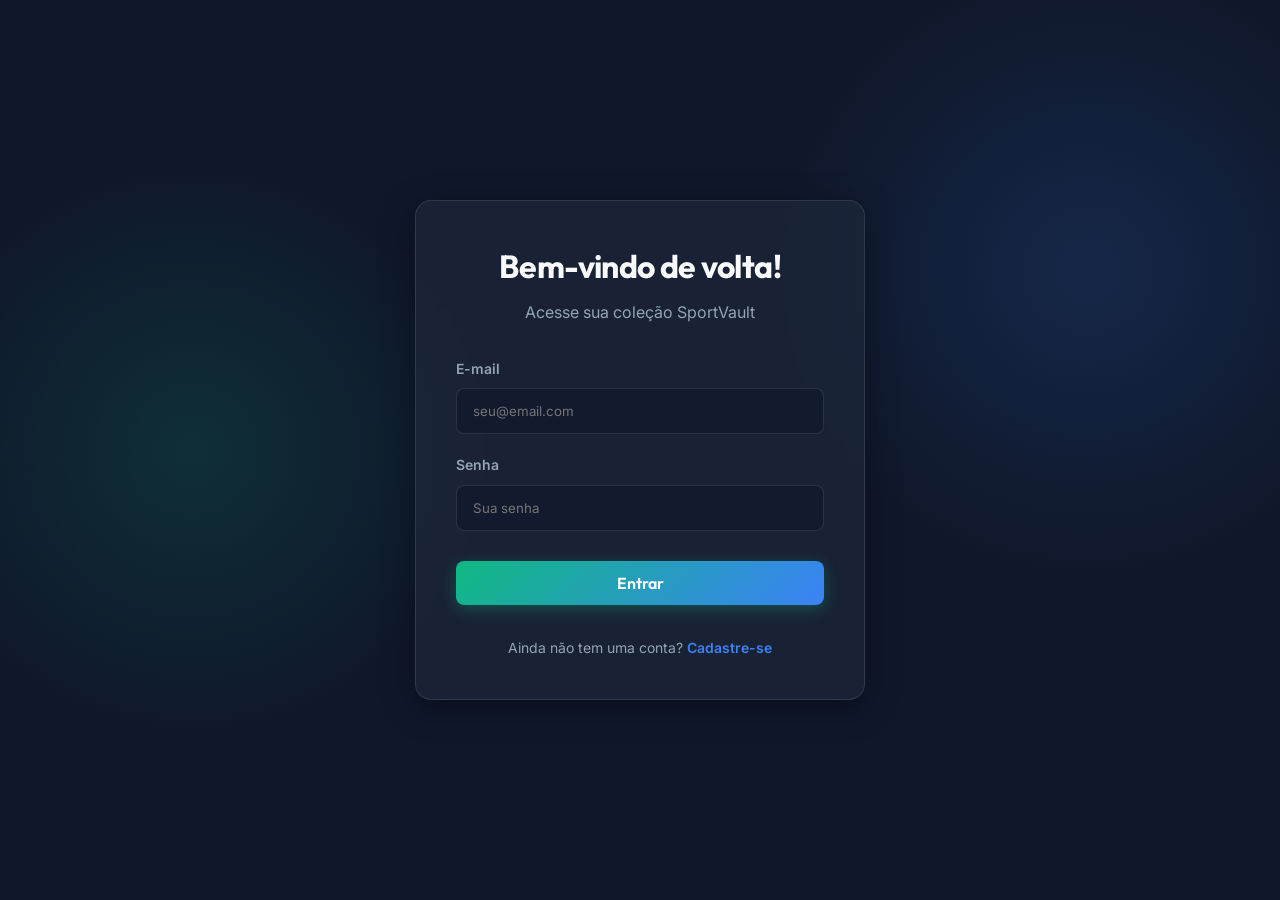
<file: frontend/pages/login.html>
<!DOCTYPE html>
<html lang="pt-BR">
<head>
    <meta charset="UTF-8">
    <meta name="viewport" content="width=device-width, initial-scale=1.0">
    <title>Login - SportVault</title>
    <!-- Importando o CSS Global e Específico -->
    <link rel="stylesheet" href="../css/global.css">
    <link rel="stylesheet" href="../css/auth.css">
</head>
<body class="auth-page">

    <main class="glass-container auth-card">
        <header class="auth-header">
            <h2>Bem-vindo de volta!</h2>
            <p>Acesse sua coleção SportVault</p>
        </header>

        <!-- Formulário de Login -->
        <form id="login-form" class="auth-form">
            <div id="error-message" class="error-msg"></div>
            
            <div class="form-group">
                <label for="email">E-mail</label>
                <input type="email" id="email" name="email" placeholder="seu@email.com" required>
            </div>

            <div class="form-group">
                <label for="senha">Senha</label>
                <input type="password" id="senha" name="senha" placeholder="Sua senha" required>
            </div>

            <button type="submit" class="btn btn-primary" style="margin-top: 10px;">Entrar</button>
        </form>

        <footer class="auth-footer">
            <p>Ainda não tem uma conta? <a href="register.html">Cadastre-se</a></p>
        </footer>
    </main>

    <!-- Script com lógica de login usando a Fetch API -->
    <script src="../js/auth.js"></script>
</body>
</html>
</file>
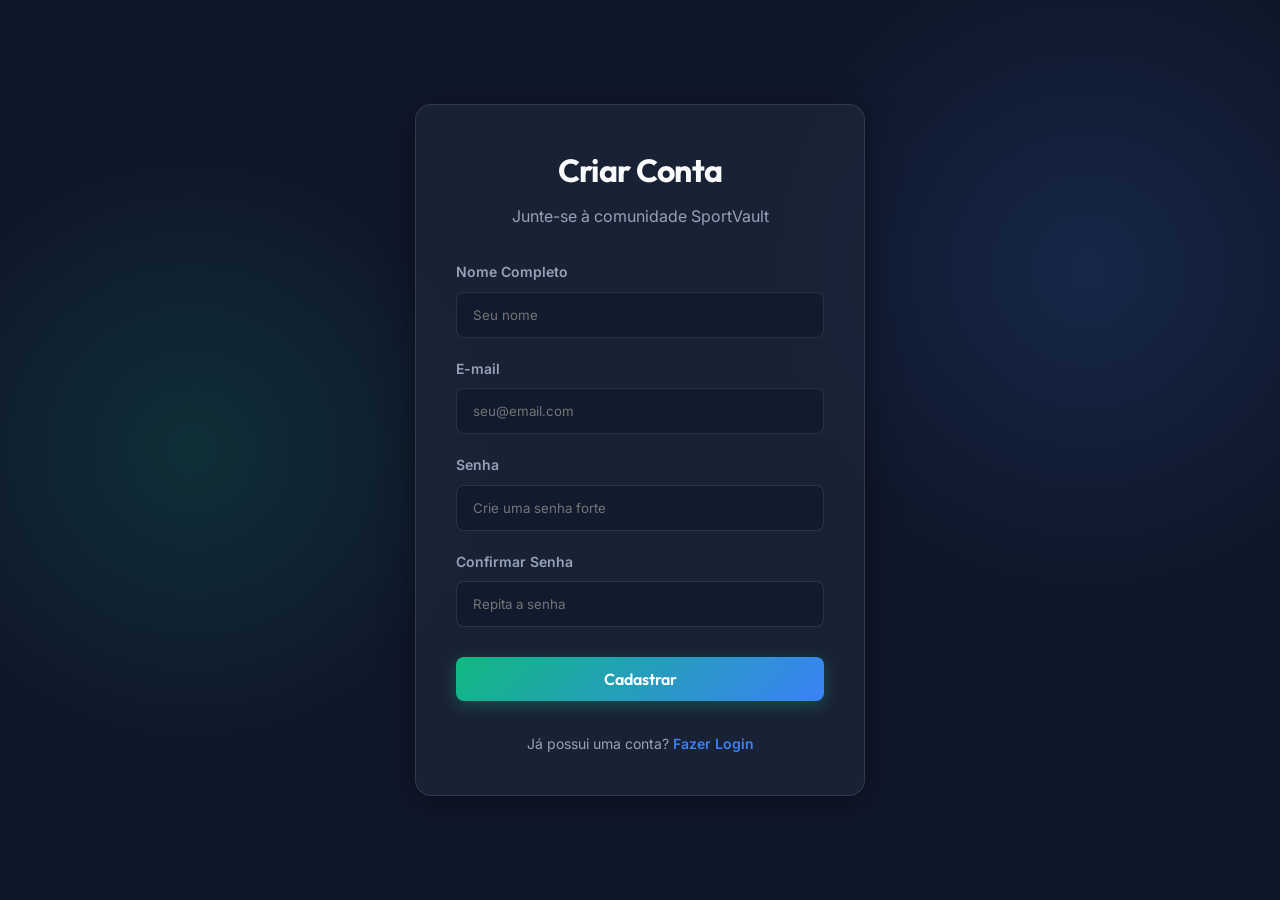
<file: frontend/pages/register.html>
<!DOCTYPE html>
<html lang="pt-BR">
<head>
    <meta charset="UTF-8">
    <meta name="viewport" content="width=device-width, initial-scale=1.0">
    <title>Cadastro - SportVault</title>
    <!-- Importando o CSS Global e Específico -->
    <link rel="stylesheet" href="../css/global.css">
    <link rel="stylesheet" href="../css/auth.css">
</head>
<body class="auth-page">

    <main class="glass-container auth-card">
        <header class="auth-header">
            <h2>Criar Conta</h2>
            <p>Junte-se à comunidade SportVault</p>
        </header>

        <!-- Formulário de Cadastro -->
        <form id="register-form" class="auth-form">
            <div id="error-message" class="error-msg"></div>

            <div class="form-group">
                <label for="nome">Nome Completo</label>
                <input type="text" id="nome" name="nome" placeholder="Seu nome" required>
            </div>
            
            <div class="form-group">
                <label for="email">E-mail</label>
                <input type="email" id="email" name="email" placeholder="seu@email.com" required>
            </div>

            <div class="form-group">
                <label for="senha">Senha</label>
                <input type="password" id="senha" name="senha" placeholder="Crie uma senha forte" required>
            </div>

            <div class="form-group">
                <label for="confirmar_senha">Confirmar Senha</label>
                <input type="password" id="confirmar_senha" name="confirmar_senha" placeholder="Repita a senha" required>
            </div>

            <button type="submit" class="btn btn-primary" style="margin-top: 10px;">Cadastrar</button>
        </form>

        <footer class="auth-footer">
            <p>Já possui uma conta? <a href="login.html">Fazer Login</a></p>
        </footer>
    </main>

    <!-- Script com lógica de cadastro usando a Fetch API -->
    <script src="../js/auth.js"></script>
</body>
</html>
</file>
<file: frontend/css/global.css>
/* ==========================================================================
   global.css - Estilos Globais e Variáveis de Design
   ========================================================================== */

@import url('https://fonts.googleapis.com/css2?family=Inter:wght@300;400;600;700&family=Outfit:wght@500;700;800&display=swap');

:root {
  /* Paleta de Cores Premium (Dark Theme com tons vibrantes de esmeralda) */
  --bg-dark: #0f172a;
  --bg-card: rgba(30, 41, 59, 0.7);
  --text-main: #f8fafc;
  --text-muted: #94a3b8;
  --primary-accent: #10b981;
  --primary-hover: #059669;
  --secondary-accent: #3b82f6;
  
  /* Gradientes */
  --gradient-primary: linear-gradient(135deg, #10b981 0%, #3b82f6 100%);
  --gradient-text: linear-gradient(to right, #34d399, #3b82f6);
  
  /* Sombras e Efeitos */
  --shadow-glass: 0 8px 32px 0 rgba(0, 0, 0, 0.37);
  --border-glass: 1px solid rgba(255, 255, 255, 0.1);
  --border-radius: 16px;
  
  /* Fontes */
  --font-body: 'Inter', sans-serif;
  --font-heading: 'Outfit', sans-serif;
}

* {
  margin: 0;
  padding: 0;
  box-sizing: border-box;
}

body {
  background-color: var(--bg-dark);
  color: var(--text-main);
  font-family: var(--font-body);
  line-height: 1.6;
  min-height: 100vh;
  /* Fundo com gradiente sutil animado */
  background-image: 
    radial-gradient(circle at 15% 50%, rgba(16, 185, 129, 0.15), transparent 25%),
    radial-gradient(circle at 85% 30%, rgba(59, 130, 246, 0.15), transparent 25%);
  background-attachment: fixed;
}

/* Tipografia */
h1, h2, h3, h4, h5, h6 {
  font-family: var(--font-heading);
  font-weight: 700;
  letter-spacing: -0.02em;
}

.text-gradient {
  background: var(--gradient-text);
  -webkit-background-clip: text;
  -webkit-text-fill-color: transparent;
  background-clip: text;
}

/* Botões */
.btn {
  display: inline-block;
  padding: 12px 24px;
  border-radius: 8px;
  font-family: var(--font-heading);
  font-weight: 600;
  text-decoration: none;
  cursor: pointer;
  transition: all 0.3s ease;
  border: none;
  font-size: 1rem;
}

.btn-primary {
  background: var(--gradient-primary);
  color: white;
  box-shadow: 0 4px 15px rgba(16, 185, 129, 0.3);
}

.btn-primary:hover {
  transform: translateY(-2px);
  box-shadow: 0 6px 20px rgba(16, 185, 129, 0.4);
  filter: brightness(1.1);
}

.btn-outline {
  background: transparent;
  color: var(--text-main);
  border: 1px solid var(--primary-accent);
}

.btn-outline:hover {
  background: rgba(16, 185, 129, 0.1);
  transform: translateY(-2px);
}

/* Glassmorphism Container */
.glass-container {
  background: var(--bg-card);
  backdrop-filter: blur(12px);
  -webkit-backdrop-filter: blur(12px);
  border: var(--border-glass);
  border-radius: var(--border-radius);
  box-shadow: var(--shadow-glass);
}

/* Navegação Global */
.navbar {
  display: flex;
  justify-content: space-between;
  align-items: center;
  padding: 1rem 5%;
  background: rgba(15, 23, 42, 0.8);
  backdrop-filter: blur(10px);
  position: sticky;
  top: 0;
  z-index: 1000;
  border-bottom: 1px solid rgba(255, 255, 255, 0.05);
}

.logo {
  font-size: 1.5rem;
  font-family: var(--font-heading);
  font-weight: 800;
  color: white;
  text-decoration: none;
}

.navbar .nav-links {
  display: flex;
  gap: 1.5rem;
  align-items: center;
}

.navbar .nav-links a:not(.btn) {
  color: var(--text-muted);
  text-decoration: none;
  font-weight: 500;
  transition: color 0.3s ease;
}

.navbar .nav-links a:not(.btn):hover {
  color: var(--text-main);
}
</file>
<file: frontend/css/style.css>
/* Estilos específicos da Landing Page, Sobre e Recursos */
.hero {
    display: flex;
    flex-direction: column;
    align-items: center;
    justify-content: center;
    text-align: center;
    min-height: calc(100vh - 80px);
    padding: 2rem;
}

.hero h1 {
    font-size: 4rem;
    margin-bottom: 1.5rem;
    max-width: 800px;
    line-height: 1.1;
}

.hero p {
    font-size: 1.25rem;
    color: var(--text-muted);
    margin-bottom: 3rem;
    max-width: 600px;
}

.hero-buttons {
    display: flex;
    gap: 1.5rem;
}

/* Animação suave na entrada */
.fade-in {
    animation: fadeIn 1s ease-out forwards;
    opacity: 0;
    transform: translateY(20px);
}

@keyframes fadeIn {
    to {
        opacity: 1;
        transform: translateY(0);
    }
}

/* Estilos para as páginas Sobre e Recursos */
.content-section {
    max-width: 1000px;
    margin: 0 auto;
    padding: 4rem 2rem;
    min-height: calc(100vh - 80px);
}

.content-section h2 {
    font-size: 2.5rem;
    margin-bottom: 2rem;
    text-align: center;
    color: var(--text-color);
}

.content-section p {
    font-size: 1.1rem;
    line-height: 1.8;
    color: var(--text-muted);
    margin-bottom: 1.5rem;
}

.features-grid {
    display: grid;
    grid-template-columns: repeat(auto-fit, minmax(300px, 1fr));
    gap: 2rem;
    margin-top: 3rem;
}

.feature-card {
    background: var(--bg-surface, #1e1e24);
    padding: 2rem;
    border-radius: 12px;
    box-shadow: 0 4px 6px rgba(0, 0, 0, 0.1);
    transition: transform 0.3s ease;
    border: 1px solid var(--border-color, #333);
}

.feature-card:hover {
    transform: translateY(-5px);
}

.feature-card h3 {
    font-size: 1.5rem;
    margin-bottom: 1rem;
    color: var(--primary-color, #00f2fe);
}

.feature-card p {
    font-size: 1rem;
    margin-bottom: 0;
}
</file>
<file: frontend/css/cadastrar_item.css>
/* ==========================================================================
   cadastrar_item.css
   Estilos específicos da página "Cadastrar Item".
   Depende de: global.css (variáveis CSS, .btn, .glass-container, .navbar, etc.)
   ========================================================================== */


/* --------------------------------------------------------------------------
   1. LAYOUT DA PÁGINA
   -------------------------------------------------------------------------- */

/**
 * .form-page
 * Wrapper principal que centraliza o conteúdo do formulário
 * e garante espaçamento vertical confortável.
 */
.form-page {
    max-width: 720px;
    margin: 0 auto;
    padding: 3rem 1.5rem 5rem;
}


/* --------------------------------------------------------------------------
   2. CABEÇALHO DA SEÇÃO (topo da página, acima do card)
   -------------------------------------------------------------------------- */

.form-page__header {
    margin-bottom: 2rem;
    display: flex;
    flex-direction: column;
    align-items: flex-start;
    gap: 0.75rem;
}

/* Botão "Voltar ao início" — estilo compacto herdando .btn .btn-outline */
.btn--back {
    font-size: 0.875rem;
    padding: 8px 16px;
    display: inline-flex;
    align-items: center;
    gap: 0.4rem;
    transition: transform 0.25s ease, box-shadow 0.25s ease;
}

.btn--back:hover {
    transform: translateX(-4px);
}

.form-page__title {
    font-size: 2.5rem;
    line-height: 1.1;
    margin: 0;
}

.form-page__subtitle {
    color: var(--text-muted);
    font-size: 1rem;
    margin: 0;
}


/* --------------------------------------------------------------------------
   3. CARD DO FORMULÁRIO (glassmorphism)
   -------------------------------------------------------------------------- */

/**
 * .form-card
 * Herda .glass-container do global.css e adiciona o padding interno.
 */
.form-card {
    padding: 2.5rem 2rem;
    animation: slideUp 0.5s ease-out forwards;
}

@keyframes slideUp {
    from {
        opacity: 0;
        transform: translateY(24px);
    }
    to {
        opacity: 1;
        transform: translateY(0);
    }
}

/** Título interno do card */
.form-card__section-title {
    font-size: 1.1rem;
    font-weight: 600;
    color: var(--text-muted);
    text-transform: uppercase;
    letter-spacing: 0.1em;
    margin-bottom: 2rem;
    padding-bottom: 0.75rem;
    border-bottom: 1px solid rgba(255, 255, 255, 0.07);
}


/* --------------------------------------------------------------------------
   4. GRUPOS DE CAMPOS (form-group)
   -------------------------------------------------------------------------- */

.item-form {
    display: flex;
    flex-direction: column;
    gap: 1.75rem;
}

/**
 * .form-group
 * Agrupa label + input + hint para facilitar o layout vertical.
 */
.form-group {
    display: flex;
    flex-direction: column;
    gap: 0.5rem;
}

/* Label principal */
.form-label {
    font-size: 0.95rem;
    font-weight: 600;
    color: var(--text-main);
    display: flex;
    align-items: center;
    gap: 0.4rem;
}

/* Asterisco de campo obrigatório */
.form-required {
    color: #f87171;           /* vermelho suave, acessível no dark mode */
    font-size: 1rem;
}

/* Indicação de campo opcional */
.form-optional {
    color: var(--text-muted);
    font-size: 0.8rem;
    font-weight: 400;
}

/* Texto de ajuda sob o campo */
.form-hint {
    font-size: 0.8rem;
    color: var(--text-muted);
    line-height: 1.4;
}


/* --------------------------------------------------------------------------
   5. INPUTS, SELECTS E TEXTAREA
   -------------------------------------------------------------------------- */

/**
 * .form-input
 * Estilos base compartilhados por <input>, <select> e <textarea>.
 */
.form-input {
    width: 100%;
    padding: 0.8rem 1rem;
    background: rgba(15, 23, 42, 0.6);
    border: 1px solid rgba(255, 255, 255, 0.1);
    border-radius: 10px;
    color: var(--text-main);
    font-family: var(--font-body);
    font-size: 0.95rem;
    transition: border-color 0.25s ease, box-shadow 0.25s ease;
    outline: none;
    -webkit-appearance: none;
    appearance: none;
}

.form-input::placeholder {
    color: rgba(148, 163, 184, 0.5);
}

/* Estado de foco — destaca com a cor primária */
.form-input:focus {
    border-color: var(--primary-accent);
    box-shadow: 0 0 0 3px rgba(16, 185, 129, 0.2);
}

/* Estado de erro de validação nativa */
.form-input:invalid:not(:placeholder-shown) {
    border-color: #f87171;
    box-shadow: 0 0 0 3px rgba(248, 113, 113, 0.15);
}

/* Estado de campo preenchido corretamente */
.form-input:valid:not(:placeholder-shown) {
    border-color: var(--primary-accent);
}

/* Select: seta customizada */
.form-select {
    background-image: url("data:image/svg+xml,%3Csvg xmlns='http://www.w3.org/2000/svg' width='16' height='16' viewBox='0 0 24 24' fill='none' stroke='%2394a3b8' stroke-width='2'%3E%3Cpolyline points='6 9 12 15 18 9'/%3E%3C/svg%3E");
    background-repeat: no-repeat;
    background-position: right 1rem center;
    padding-right: 2.5rem;
    cursor: pointer;
}

/* Opções do select herdam o fundo escuro */
.form-select option {
    background: #1e293b;
    color: var(--text-main);
}

/* Textarea sem redimensionamento horizontal */
.form-textarea {
    resize: vertical;
    min-height: 100px;
}

.form-textarea-footer {
    display: flex;
    justify-content: space-between;
    align-items: flex-start;
}

/* Contador de caracteres */
.char-counter {
    white-space: nowrap;
    text-align: right;
    min-width: 60px;
}


/* --------------------------------------------------------------------------
   6. FIELDSET — RADIO BUTTONS DE ESTADO DE CONSERVAÇÃO
   -------------------------------------------------------------------------- */

.form-fieldset {
    border: none;
    padding: 0;
    margin: 0;
}

/* Legenda do fieldset reutiliza .form-label */
.form-fieldset legend.form-label {
    float: left;          /* posiciona legenda como label */
    width: 100%;
    margin-bottom: 0.5rem;
}

.radio-group {
    display: flex;
    flex-direction: column;
    gap: 0.75rem;
    clear: both;
}

/**
 * .radio-label
 * Container clicável de cada opção de radio.
 */
.radio-label {
    display: flex;
    align-items: flex-start;
    gap: 0.85rem;
    padding: 0.9rem 1rem;
    background: rgba(15, 23, 42, 0.5);
    border: 1px solid rgba(255, 255, 255, 0.07);
    border-radius: 10px;
    cursor: pointer;
    transition: border-color 0.2s ease, background 0.2s ease;
    position: relative;
}

.radio-label:hover {
    border-color: rgba(16, 185, 129, 0.4);
    background: rgba(16, 185, 129, 0.06);
}

/* Esconde o radio nativo mantendo-o acessível */
.radio-input {
    position: absolute;
    opacity: 0;
    width: 0;
    height: 0;
}

/* Radio visual customizado */
.radio-custom {
    width: 18px;
    height: 18px;
    min-width: 18px;
    border-radius: 50%;
    border: 2px solid rgba(255, 255, 255, 0.2);
    margin-top: 2px;
    display: flex;
    align-items: center;
    justify-content: center;
    transition: border-color 0.2s ease, background 0.2s ease;
}

/* Marca interna do radio ao selecionar */
.radio-custom::after {
    content: "";
    width: 8px;
    height: 8px;
    border-radius: 50%;
    background: var(--primary-accent);
    opacity: 0;
    transform: scale(0);
    transition: opacity 0.2s ease, transform 0.2s ease;
}

/* Estado selecionado */
.radio-input:checked + .radio-custom {
    border-color: var(--primary-accent);
    box-shadow: 0 0 0 3px rgba(16, 185, 129, 0.2);
}

.radio-input:checked + .radio-custom::after {
    opacity: 1;
    transform: scale(1);
}

/* Destaca o card inteiro quando selecionado */
.radio-input:checked ~ .radio-text,
.radio-label:has(.radio-input:checked) {
    border-color: var(--primary-accent);
    background: rgba(16, 185, 129, 0.08);
}

/* Texto descritivo da opção */
.radio-text {
    display: flex;
    flex-direction: column;
    gap: 2px;
    pointer-events: none;
}

.radio-text strong {
    font-size: 0.95rem;
    color: var(--text-main);
}

.radio-text small {
    font-size: 0.78rem;
    color: var(--text-muted);
    line-height: 1.3;
}

/* Foco via teclado — acessibilidade */
.radio-input:focus-visible + .radio-custom {
    outline: 2px solid var(--primary-accent);
    outline-offset: 2px;
}


/* --------------------------------------------------------------------------
   7. FEEDBACK DE ENVIO
   -------------------------------------------------------------------------- */

.form-feedback {
    padding: 0.9rem 1rem;
    border-radius: 10px;
    font-size: 0.9rem;
    font-weight: 500;
    display: flex;
    align-items: center;
    gap: 0.5rem;
}

.form-feedback--success {
    background: rgba(16, 185, 129, 0.15);
    border: 1px solid rgba(16, 185, 129, 0.4);
    color: #34d399;
}

.form-feedback--error {
    background: rgba(248, 113, 113, 0.12);
    border: 1px solid rgba(248, 113, 113, 0.4);
    color: #fca5a5;
}


/* --------------------------------------------------------------------------
   8. BOTÕES DE AÇÃO DO FORMULÁRIO
   -------------------------------------------------------------------------- */

.form-actions {
    display: flex;
    justify-content: flex-end;
    gap: 1rem;
    padding-top: 0.5rem;
    border-top: 1px solid rgba(255, 255, 255, 0.06);
    margin-top: 0.5rem;
}

/* Spinner de carregamento dentro do botão submit */
.btn-spinner {
    display: inline-block;
    width: 16px;
    height: 16px;
    border: 2px solid rgba(255, 255, 255, 0.4);
    border-top-color: white;
    border-radius: 50%;
    animation: spin 0.7s linear infinite;
}

@keyframes spin {
    to { transform: rotate(360deg); }
}


/* --------------------------------------------------------------------------
   9. FOOTER DA PÁGINA
   -------------------------------------------------------------------------- */

.form-footer {
    text-align: center;
    padding: 2rem 1rem;
    color: var(--text-muted);
    font-size: 0.8rem;
    border-top: 1px solid rgba(255, 255, 255, 0.05);
}


/* --------------------------------------------------------------------------
   10. UTILITÁRIO — Classe para conteúdo apenas para leitores de tela
   -------------------------------------------------------------------------- */

.sr-only {
    position: absolute;
    width: 1px;
    height: 1px;
    padding: 0;
    margin: -1px;
    overflow: hidden;
    clip: rect(0, 0, 0, 0);
    white-space: nowrap;
    border-width: 0;
}


/* --------------------------------------------------------------------------
   11. RESPONSIVIDADE
   -------------------------------------------------------------------------- */

@media (max-width: 600px) {
    .form-page {
        padding: 2rem 1rem 4rem;
    }

    .form-card {
        padding: 1.5rem 1rem;
    }

    .form-page__title {
        font-size: 1.75rem;
    }

    .form-actions {
        flex-direction: column-reverse;
    }

    .form-actions .btn {
        width: 100%;
        text-align: center;
    }
}
</file>
<file: frontend/css/dashboard.css>
/* ==========================================================================
   dashboard.css - Estilos da Área Restrita e Coleção
   ========================================================================== */

.dashboard-layout {
  display: flex;
  flex-direction: column;
  min-height: 100vh;
}

.dashboard-header {
  display: flex;
  justify-content: space-between;
  align-items: center;
  padding: 1.5rem 5%;
  background: rgba(15, 23, 42, 0.9);
  backdrop-filter: blur(10px);
  border-bottom: 1px solid rgba(255, 255, 255, 0.05);
  position: sticky;
  top: 0;
  z-index: 100;
}

.dashboard-header .user-info {
  display: flex;
  align-items: center;
  gap: 1.5rem;
}

.user-name {
  font-weight: 600;
  color: var(--text-main);
}

.dashboard-content {
  padding: 3rem 5%;
  flex: 1;
}

.dashboard-topbar {
  display: flex;
  justify-content: space-between;
  align-items: center;
  margin-bottom: 3rem;
}

.dashboard-topbar h1 {
  font-size: 2.5rem;
}

/* Grid de Itens */
.items-grid {
  display: grid;
  grid-template-columns: repeat(auto-fill, minmax(280px, 1fr));
  gap: 2rem;
}

.item-card {
  background: var(--bg-card);
  border: var(--border-glass);
  border-radius: var(--border-radius);
  padding: 1.5rem;
  transition: transform 0.3s ease, box-shadow 0.3s ease;
  position: relative;
  overflow: hidden;
}

.item-card:hover {
  transform: translateY(-5px);
  box-shadow: 0 10px 25px rgba(0, 0, 0, 0.4);
}

.item-card h3 {
  font-size: 1.25rem;
  margin-bottom: 0.5rem;
  color: var(--primary-accent);
}

.item-card p {
  font-size: 0.9rem;
  color: var(--text-muted);
  margin-bottom: 0.25rem;
}

.item-badge {
  position: absolute;
  top: 1rem;
  right: 1rem;
  background: rgba(59, 130, 246, 0.2);
  color: #60a5fa;
  padding: 0.25rem 0.75rem;
  border-radius: 20px;
  font-size: 0.75rem;
  font-weight: 700;
}

/* Empty State */
.empty-state {
  text-align: center;
  padding: 5rem 2rem;
  background: rgba(30, 41, 59, 0.3);
  border: 1px dashed rgba(255, 255, 255, 0.2);
  border-radius: var(--border-radius);
}

.empty-state h3 {
  font-size: 1.5rem;
  margin-bottom: 1rem;
}

.empty-state p {
  color: var(--text-muted);
  margin-bottom: 2rem;
}
</file>
<file: frontend/css/informacao_item.css>
.info-page {
    max-width: 800px;
    margin: 0 auto;
    padding: 3rem 1.5rem 5rem;
    animation: fadeIn 0.4s ease-out;
}

.info-page__header {
    margin-bottom: 2rem;
}

.info-page__title {
    font-size: 2rem;
    margin-top: 1rem;
}

.info-card {
    padding: 2.5rem;
}

.item-header {
    margin-bottom: 2rem;
    border-bottom: 1px solid rgba(255, 255, 255, 0.1);
    padding-bottom: 1.5rem;
}

.item-header h2 {
    font-size: 1.8rem;
    margin-bottom: 0.5rem;
}

.badges-group {
    display: flex;
    gap: 0.8rem;
    flex-wrap: wrap;
}

/* Re-using badges from list css basically, but globally simplified */
.badge {
    display: inline-block;
    padding: 4px 12px;
    border-radius: 20px;
    font-size: 0.8rem;
    font-weight: 600;
    background: rgba(255, 255, 255, 0.1);
    color: var(--text-main);
    border: 1px solid rgba(255,255,255,0.2);
}

.item-body {
    display: grid;
    grid-template-columns: 1fr 1fr;
    gap: 1.5rem;
    margin-bottom: 2.5rem;
}

.info-group {
    display: flex;
    flex-direction: column;
    gap: 0.3rem;
}

.info-group--full {
    grid-column: 1 / -1;
}

.info-label {
    font-size: 0.85rem;
    color: var(--text-muted);
    text-transform: uppercase;
    letter-spacing: 0.05em;
    font-weight: 600;
}

.info-value {
    font-size: 1.1rem;
    color: var(--text-main);
}

.info-desc {
    background: rgba(0, 0, 0, 0.2);
    padding: 1rem;
    border-radius: 8px;
    min-height: 80px;
    white-space: pre-wrap;
}

.item-actions {
    display: flex;
    gap: 1rem;
    justify-content: flex-end;
    border-top: 1px solid rgba(255, 255, 255, 0.1);
    padding-top: 1.5rem;
}

.btn-danger {
    background: transparent;
    color: #f87171;
    border: 1px solid #f87171;
    padding: 12px 24px;
    border-radius: var(--border-radius);
    font-family: inherit;
    font-size: 1rem;
    font-weight: 600;
    cursor: pointer;
    transition: all 0.3s ease;
}

.btn-danger:hover {
    background: #f87171;
    color: #fff;
}

.feedback-msg {
    text-align: center;
    color: var(--text-muted);
    padding: 2rem;
}

@media (max-width: 600px) {
    .item-body {
        grid-template-columns: 1fr;
    }
    .item-actions {
        flex-direction: column;
    }
    .btn {
        width: 100%;
        text-align: center;
    }
}
</file>
<file: frontend/css/listar_itens.css>
/* ==========================================================================
   listar_itens.css
   Estilos específicos da página "Minha Coleção" (tabela de itens).
   Depende de: global.css (variáveis, .btn, .glass-container, .navbar…)
   ========================================================================== */


/* --------------------------------------------------------------------------
   1. LAYOUT DA PÁGINA
   -------------------------------------------------------------------------- */

/**
 * .list-page
 * Container principal — centraliza o conteúdo e adiciona espaçamento vertical.
 */
.list-page {
    max-width: 1250px;
    margin: 0 auto;
    padding: 3rem 1.5rem 5rem;
    animation: fadeIn 0.4s ease-out;
}

@keyframes fadeIn {
    from { opacity: 0; transform: translateY(16px); }
    to   { opacity: 1; transform: translateY(0); }
}


/* --------------------------------------------------------------------------
   2. CABEÇALHO DA SEÇÃO
   -------------------------------------------------------------------------- */

.list-page__header {
    display: flex;
    align-items: center;
    justify-content: space-between;
    gap: 1.5rem;
    flex-wrap: wrap;
    margin-bottom: 2rem;
}

/* Grupo de título + subtítulo */
.list-page__title-group {
    flex: 1;
}

.list-page__title {
    font-size: 2rem;
    line-height: 1.1;
    margin: 0 0 0.25rem;
}

.list-page__subtitle {
    color: var(--text-muted);
    font-size: 0.9rem;
    margin: 0;
}

/* Botão "Voltar" — herdado de .btn .btn-outline */
.btn--back {
    font-size: 0.875rem;
    padding: 8px 16px;
    display: inline-flex;
    align-items: center;
    gap: 0.4rem;
    white-space: nowrap;
    transition: transform 0.25s ease;
}

.btn--back:hover {
    transform: translateX(-4px);
}


/* --------------------------------------------------------------------------
   3. WRAPPER DA TABELA (glassmorphism container)
   -------------------------------------------------------------------------- */

/**
 * .table-wrapper
 * Card com efeito vidro que envolve a <table>.
 * Herda .glass-container do global.css e adiciona o padding.
 */
.table-wrapper {
    padding: 0;                  /* padding gerenciado pela tabela e pelo responsive */
    overflow: hidden;            /* mantém border-radius ao recortar thead */
}

/* Feedback de estado (loading / erro) */
.table-feedback {
    padding: 1rem 1.5rem;
    font-size: 0.9rem;
    color: var(--text-muted);
    text-align: center;
    border-bottom: 1px solid rgba(255, 255, 255, 0.05);
}

.table-feedback--error {
    color: #fca5a5;
    background: rgba(248, 113, 113, 0.08);
}


/* --------------------------------------------------------------------------
   4. CONTAINER RESPONSIVO DA TABELA
   -------------------------------------------------------------------------- */

/**
 * .table-responsive
 * Permite scroll horizontal em telas pequenas sem quebrar o layout.
 */
.table-responsive {
    width: 100%;
    overflow-x: auto;
    -webkit-overflow-scrolling: touch;
}

/* Linha de foco do container (acessibilidade via teclado) */
.table-responsive:focus-visible {
    outline: 2px solid var(--primary-accent);
    outline-offset: -2px;
}


/* --------------------------------------------------------------------------
   5. TABELA SEMÂNTICA  (.colecao-table)
   -------------------------------------------------------------------------- */

/**
 * .colecao-table
 * Tabela com aparência de "grid" organizado usando cores alternadas,
 * bordas sutis e hover animado por linha.
 */
.colecao-table {
    width: 100%;
    border-collapse: collapse;
    font-size: 0.9rem;
    min-width: 700px;         /* mínimo para não colapsar em mobile */
}


/* ---- CABEÇALHO (thead) ---- */

.colecao-table__head {
    background: rgba(16, 185, 129, 0.08);   /* verde esmeralda sutil */
    border-bottom: 2px solid rgba(16, 185, 129, 0.3);
}

.colecao-table__head th {
    padding: 1rem 1.2rem;
    text-align: left;
    font-family: var(--font-heading);
    font-size: 0.78rem;
    font-weight: 700;
    text-transform: uppercase;
    letter-spacing: 0.08em;
    color: var(--primary-accent);
    white-space: nowrap;
    cursor: default;
}

/* Ícone de ordenação (aria-sort) — decorativo */
.colecao-table__head th[aria-sort]::after {
    content: " ↕";
    opacity: 0.4;
    font-size: 0.7rem;
}


/* ---- CORPO (tbody) ---- */

.colecao-table__body tr {
    border-bottom: 1px solid rgba(255, 255, 255, 0.05);
    transition: background 0.2s ease;
}

/* Linhas pares — efeito zebra sutil */
.colecao-table__body tr:nth-child(even) {
    background: rgba(255, 255, 255, 0.02);
}

/* Hover por linha */
.colecao-table__body tr:hover {
    background: rgba(16, 185, 129, 0.07);
}

/* Células de dados */
.colecao-table__body td {
    padding: 0.85rem 1.2rem;
    color: var(--text-main);
    vertical-align: middle;
    line-height: 1.4;
}

/* Célula ID — menor e monocromática */
.colecao-table__body td.col-id {
    color: var(--text-muted);
    font-size: 0.8rem;
    font-family: monospace;
    letter-spacing: 0.02em;
}

/* Célula Nome — levemente destacada */
.colecao-table__body td.col-nome {
    font-weight: 600;
}


/* ---- BADGES de Esporte e Tipo ---- */

/**
 * .badge
 * Pill colorida usada nas células Esporte e Tipo para melhor scannabilidade.
 */
.badge {
    display: inline-block;
    padding: 2px 10px;
    border-radius: 20px;
    font-size: 0.75rem;
    font-weight: 600;
    letter-spacing: 0.03em;
    white-space: nowrap;
}

/* Cores por esporte */
.badge--futebol           { background: rgba(16, 185, 129, 0.15); color: #34d399; border: 1px solid rgba(16, 185, 129, 0.3); }
.badge--basquete          { background: rgba(251, 146, 60, 0.15);  color: #fb923c; border: 1px solid rgba(251, 146, 60, 0.3); }
.badge--futebol-americano { background: rgba(139, 92, 246, 0.15);  color: #a78bfa; border: 1px solid rgba(139, 92, 246, 0.3); }
.badge--volei             { background: rgba(251, 191, 36, 0.15);  color: #fbbf24; border: 1px solid rgba(251, 191, 36, 0.3); }

/* Cores por tipo */
.badge--camisa   { background: rgba(59, 130, 246, 0.15); color: #60a5fa; border: 1px solid rgba(59, 130, 246, 0.3); }
.badge--bola     { background: rgba(236, 72, 153, 0.15); color: #f472b6; border: 1px solid rgba(236, 72, 153, 0.3); }
.badge--calcado  { background: rgba(20, 184, 166, 0.15); color: #2dd4bf; border: 1px solid rgba(20, 184, 166, 0.3); }
.badge--acessorio{ background: rgba(148, 163, 184, 0.15);color: #94a3b8; border: 1px solid rgba(148, 163, 184, 0.3); }


/* ---- Badge de Estado de Conservação ---- */

.badge--novo       { background: rgba(16, 185, 129, 0.15); color: #34d399; border: 1px solid rgba(16, 185, 129, 0.3); }
.badge--conservado { background: rgba(59, 130, 246, 0.15);  color: #60a5fa; border: 1px solid rgba(59, 130, 246, 0.3); }
.badge--usado      { background: rgba(248, 113, 113, 0.15); color: #f87171; border: 1px solid rgba(248, 113, 113, 0.3); }


/* ---- RODAPÉ (tfoot) ---- */

.colecao-table__foot {
    background: rgba(255, 255, 255, 0.02);
    border-top: 1px solid rgba(255, 255, 255, 0.06);
}

.table-foot-info {
    padding: 0.7rem 1.2rem;
    font-size: 0.8rem;
    color: var(--text-muted);
    text-align: right;
}


/* --------------------------------------------------------------------------
   6. LARGURAS DAS COLUNAS
   -------------------------------------------------------------------------- */

.col-id      { width: 60px;  }
.col-nome    { width: auto;  }
.col-esporte { width: 160px; }
.col-tipo    { width: 140px; }
.col-ano     { width: 110px; text-align: center; }
.col-estado  { width: 240px; text-align: center; }


/* --------------------------------------------------------------------------
   7. ESTADO VAZIO
   -------------------------------------------------------------------------- */

/**
 * .empty-state
 * Exibido quando a API retorna lista vazia.
 */
.empty-state {
    display: flex;
    flex-direction: column;
    align-items: center;
    gap: 1rem;
    padding: 4rem 2rem;
    text-align: center;
}

.empty-state[hidden] {
    display: none !important;
}

.empty-state__icon {
    font-size: 3.5rem;
    line-height: 1;
}

.empty-state__title {
    font-size: 1.4rem;
    color: var(--text-main);
    margin: 0;
}

.empty-state__text {
    color: var(--text-muted);
    font-size: 0.95rem;
    margin: 0;
}


/* --------------------------------------------------------------------------
   8. FOOTER DA PÁGINA
   -------------------------------------------------------------------------- */

.list-footer {
    text-align: center;
    padding: 2rem 1rem;
    color: var(--text-muted);
    font-size: 0.8rem;
    border-top: 1px solid rgba(255, 255, 255, 0.05);
}


/* --------------------------------------------------------------------------
   9. UTILITÁRIO — Conteúdo apenas para leitores de tela
   -------------------------------------------------------------------------- */

.sr-only {
    position: absolute;
    width: 1px;
    height: 1px;
    padding: 0;
    margin: -1px;
    overflow: hidden;
    clip: rect(0, 0, 0, 0);
    white-space: nowrap;
    border-width: 0;
}


/* --------------------------------------------------------------------------
   10. RESPONSIVIDADE
   -------------------------------------------------------------------------- */

@media (max-width: 768px) {
    .list-page {
        padding: 2rem 1rem 4rem;
    }

    .list-page__header {
        flex-direction: column;
        align-items: flex-start;
    }

    .list-page__title {
        font-size: 1.6rem;
    }

    #btn-novo-item {
        width: 100%;
        text-align: center;
    }
}
</file>
<file: frontend/css/auth.css>
/* ==========================================================================
   auth.css - Estilos específicos para as páginas de Autenticação
   (Login e Cadastro)
   ========================================================================== */

.auth-page {
  display: flex;
  align-items: center;
  justify-content: center;
  min-height: 100vh;
  padding: 2rem;
}

.auth-card {
  width: 100%;
  max-width: 450px;
  padding: 2.5rem;
  text-align: center;
}

.auth-header {
  margin-bottom: 2rem;
}

.auth-header h2 {
  font-size: 2rem;
  margin-bottom: 0.5rem;
}

.auth-header p {
  color: var(--text-muted);
}

.auth-form {
  display: flex;
  flex-direction: column;
  gap: 1.25rem;
  text-align: left;
}

.form-group {
  display: flex;
  flex-direction: column;
  gap: 0.5rem;
}

.form-group label {
  font-size: 0.875rem;
  font-weight: 600;
  color: var(--text-muted);
}

.form-group input {
  background: rgba(15, 23, 42, 0.6);
  border: 1px solid rgba(255, 255, 255, 0.1);
  padding: 0.875rem 1rem;
  border-radius: 8px;
  color: var(--text-main);
  font-family: var(--font-body);
  transition: border-color 0.3s ease, box-shadow 0.3s ease;
}

.form-group input:focus {
  outline: none;
  border-color: var(--primary-accent);
  box-shadow: 0 0 0 2px rgba(16, 185, 129, 0.2);
}

.auth-footer {
  margin-top: 2rem;
  font-size: 0.875rem;
  color: var(--text-muted);
}

.auth-footer a {
  color: var(--secondary-accent);
  text-decoration: none;
  font-weight: 600;
  transition: color 0.3s;
}

.auth-footer a:hover {
  color: #60a5fa;
}

/* Tratamento de Erros no Formulário */
.error-msg {
  color: #ef4444;
  font-size: 0.875rem;
  margin-top: -0.5rem;
  display: none; /* Exibido via JS quando houver erro */
}
</file>
